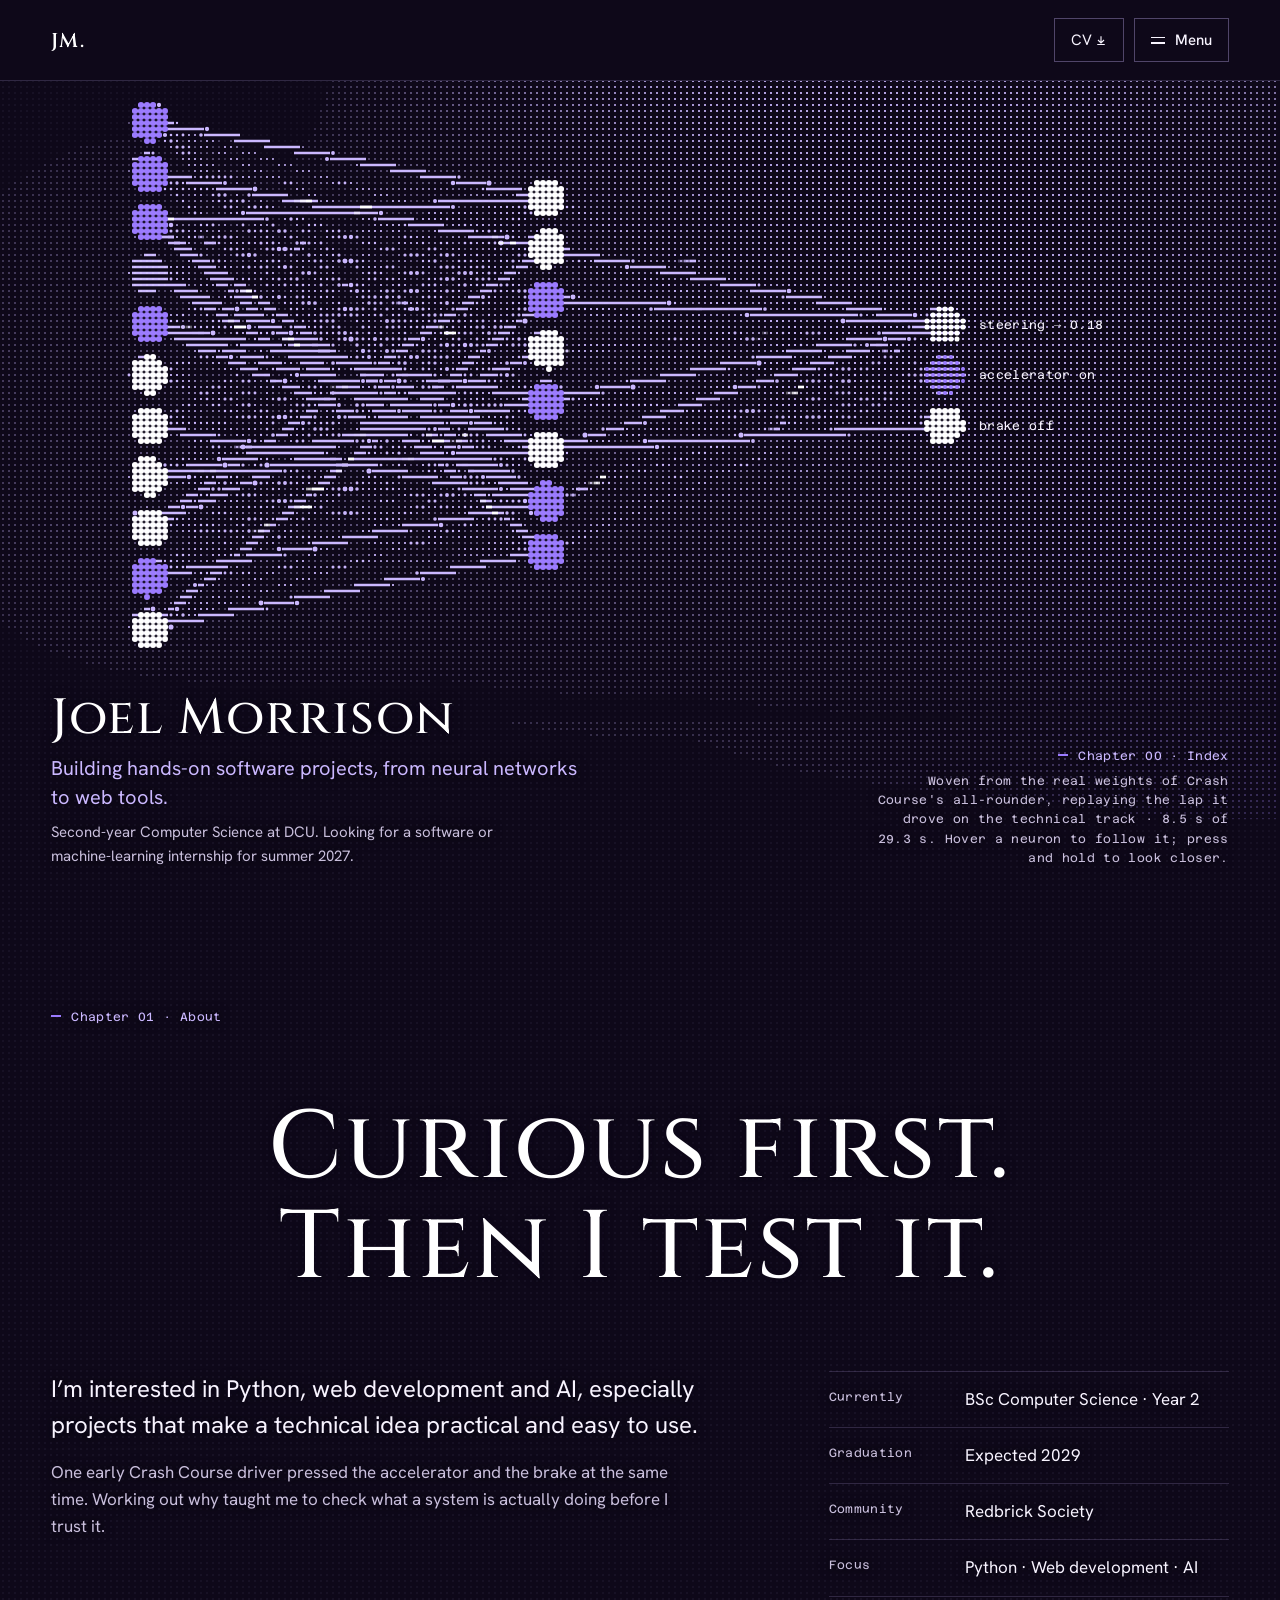
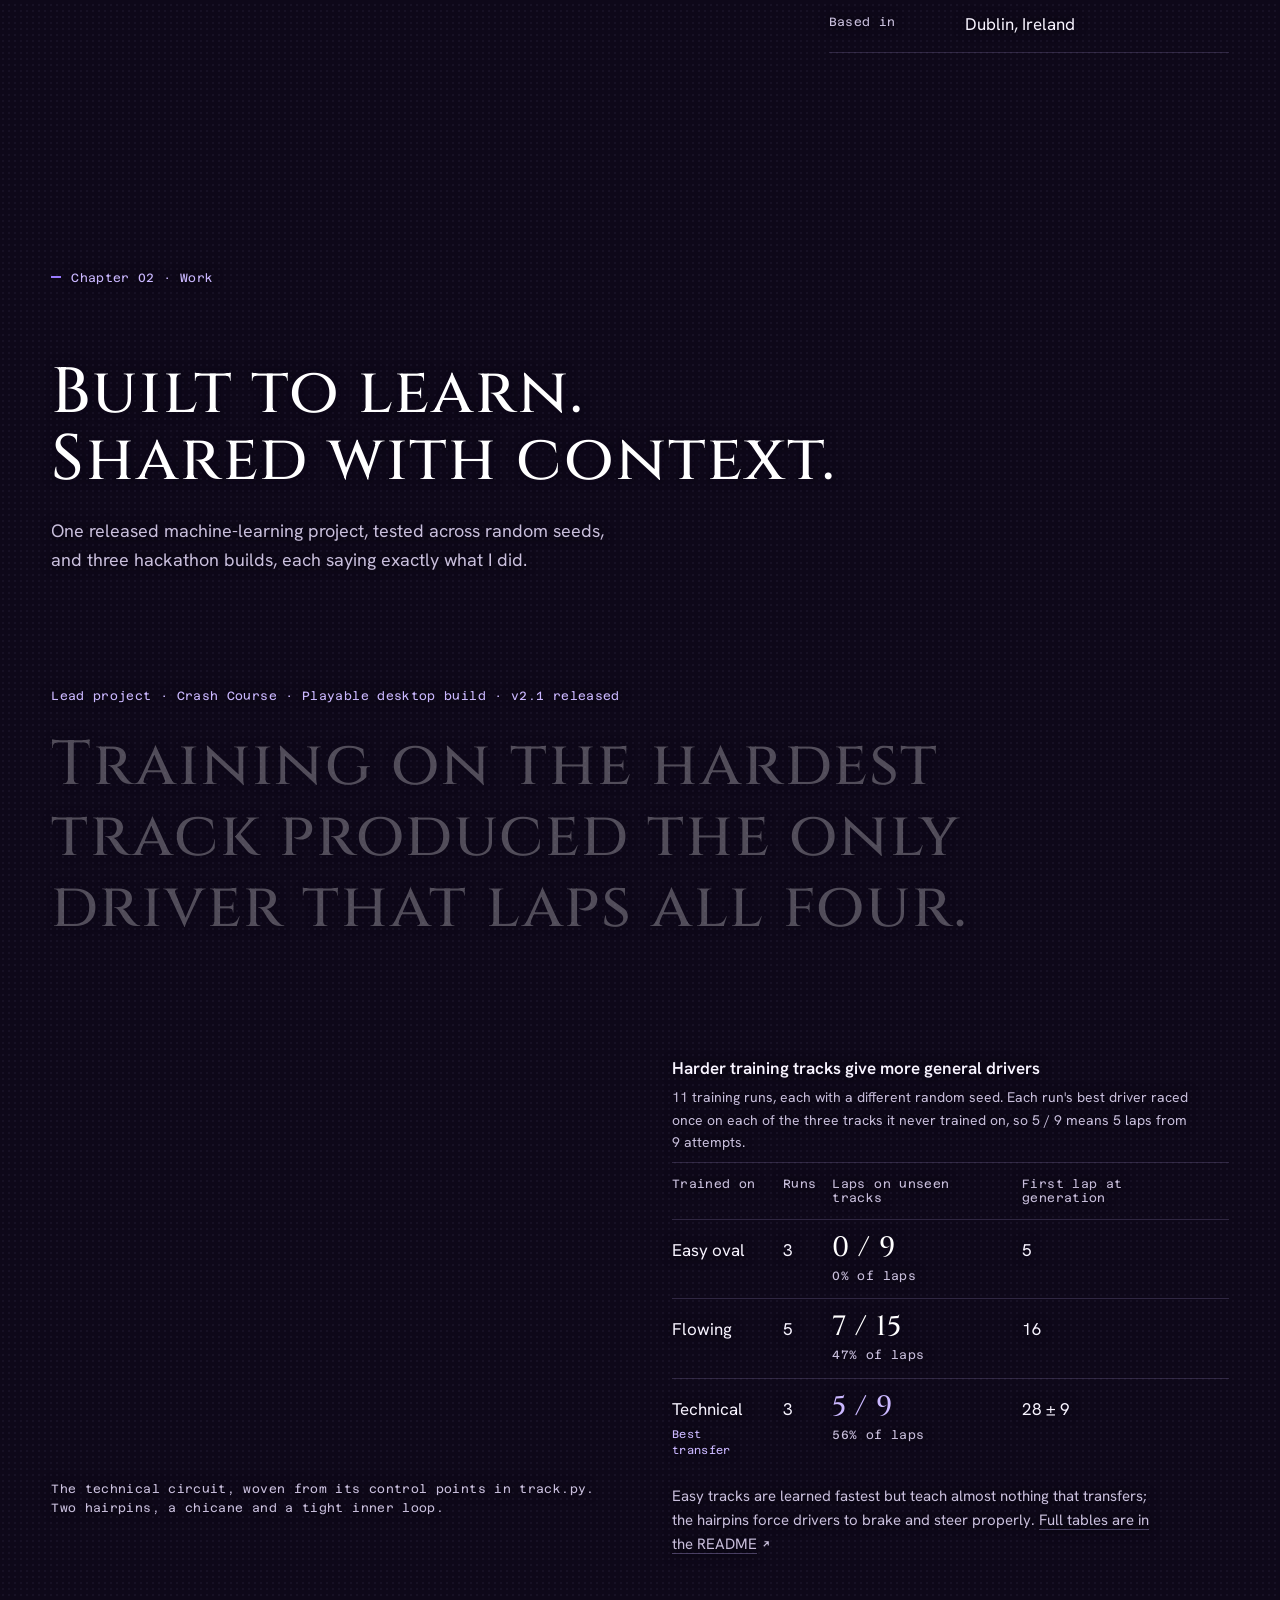
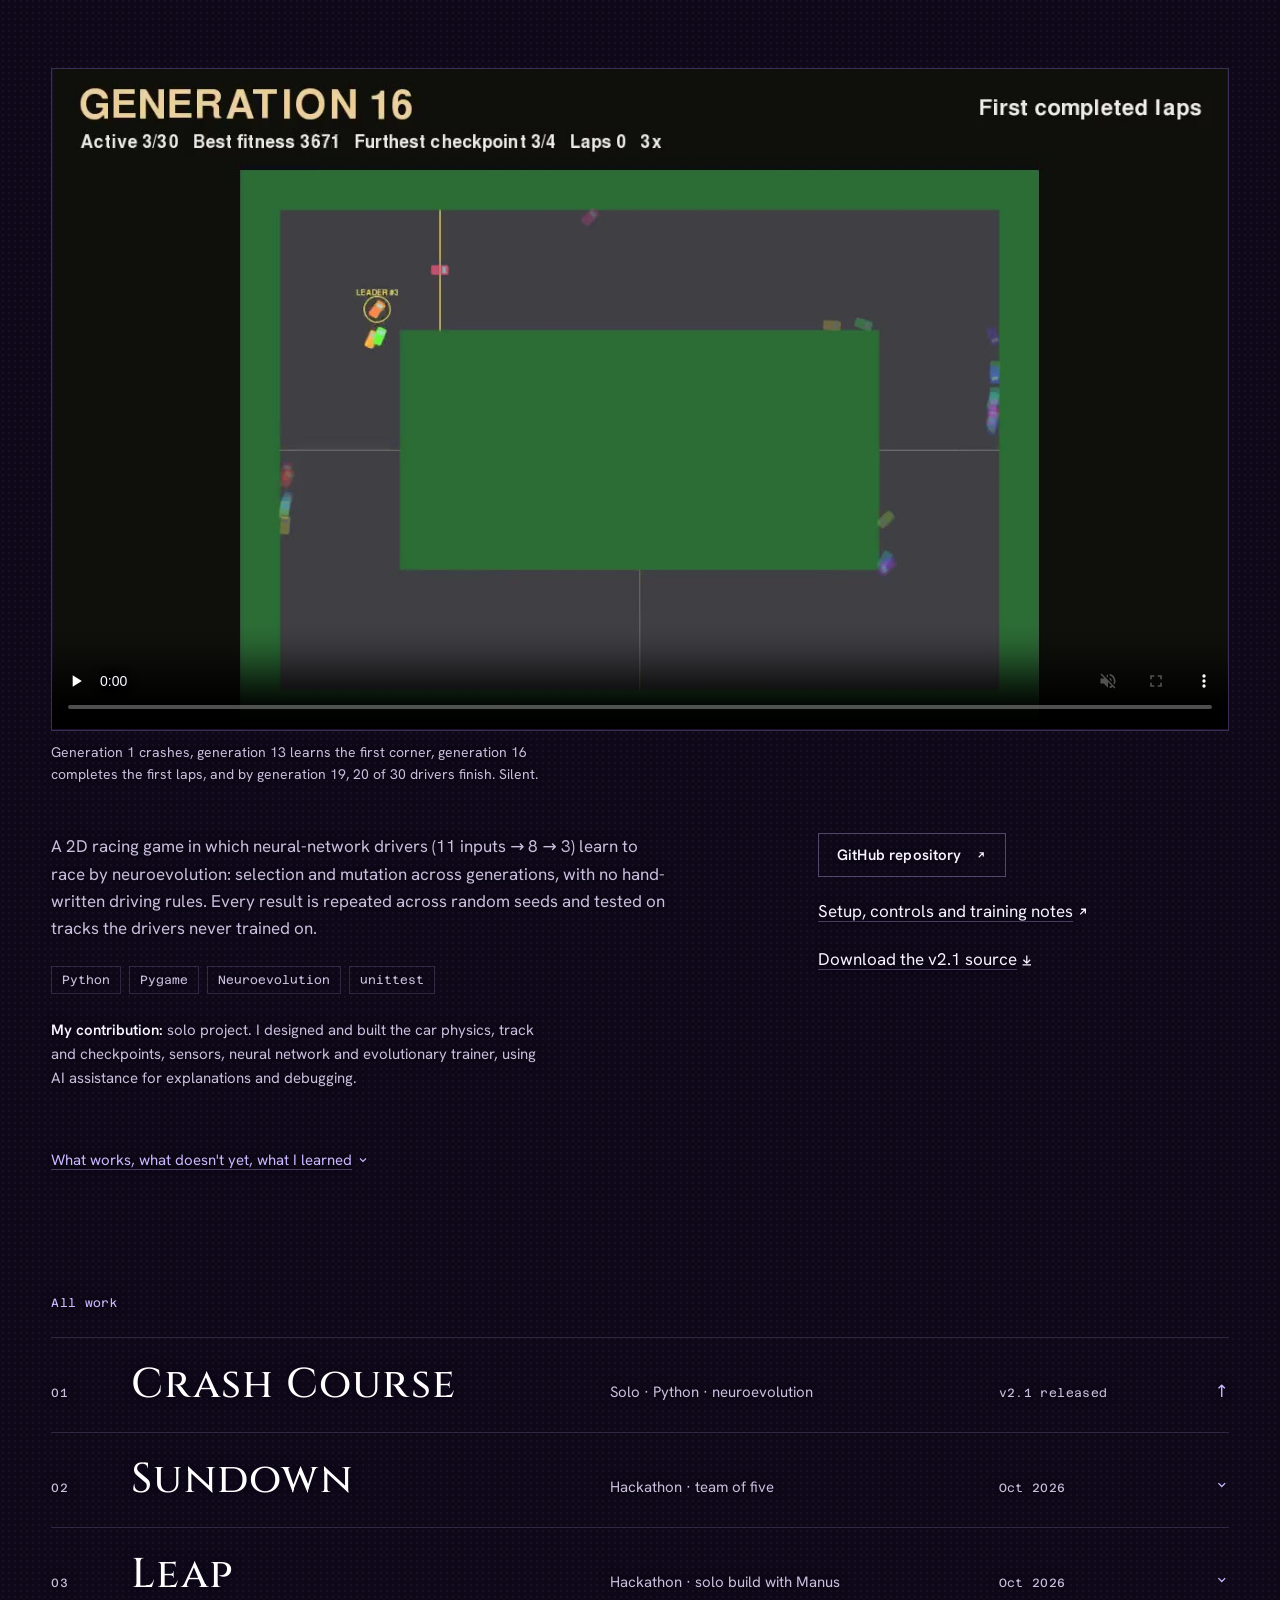
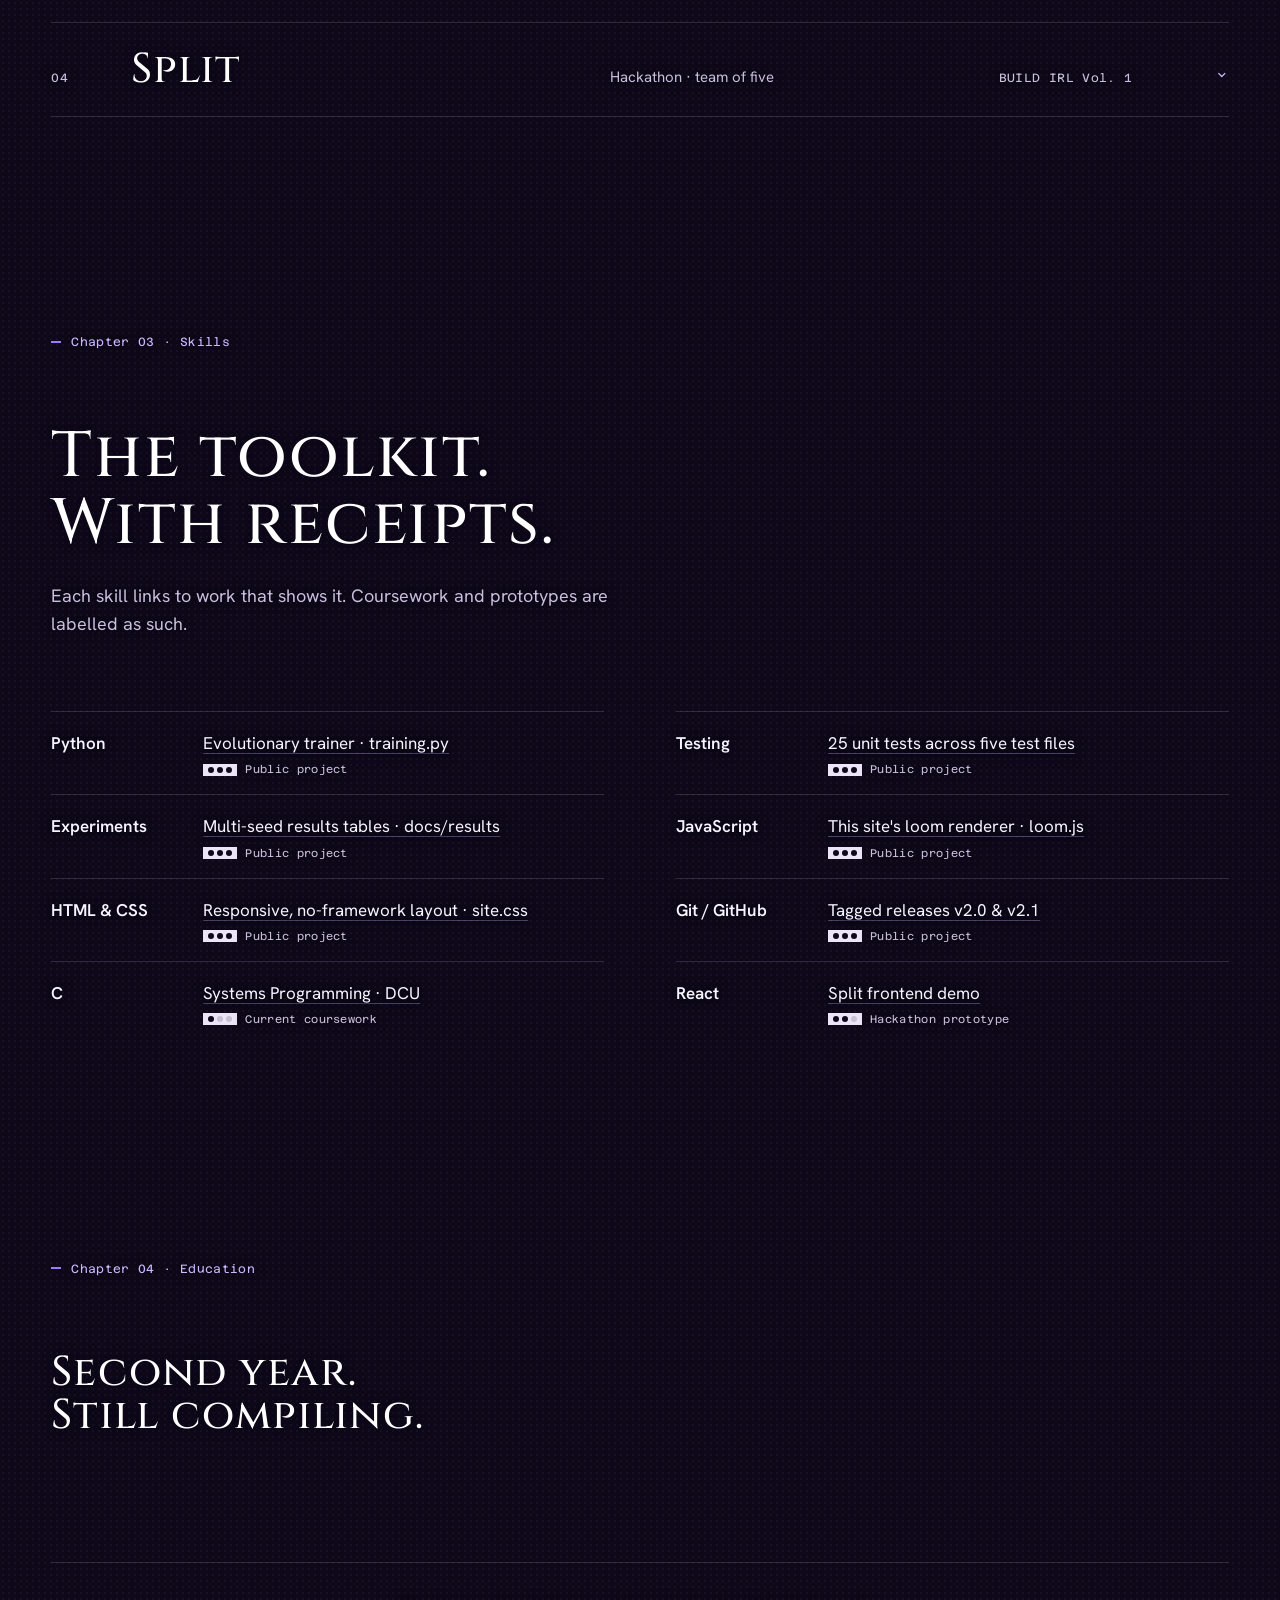
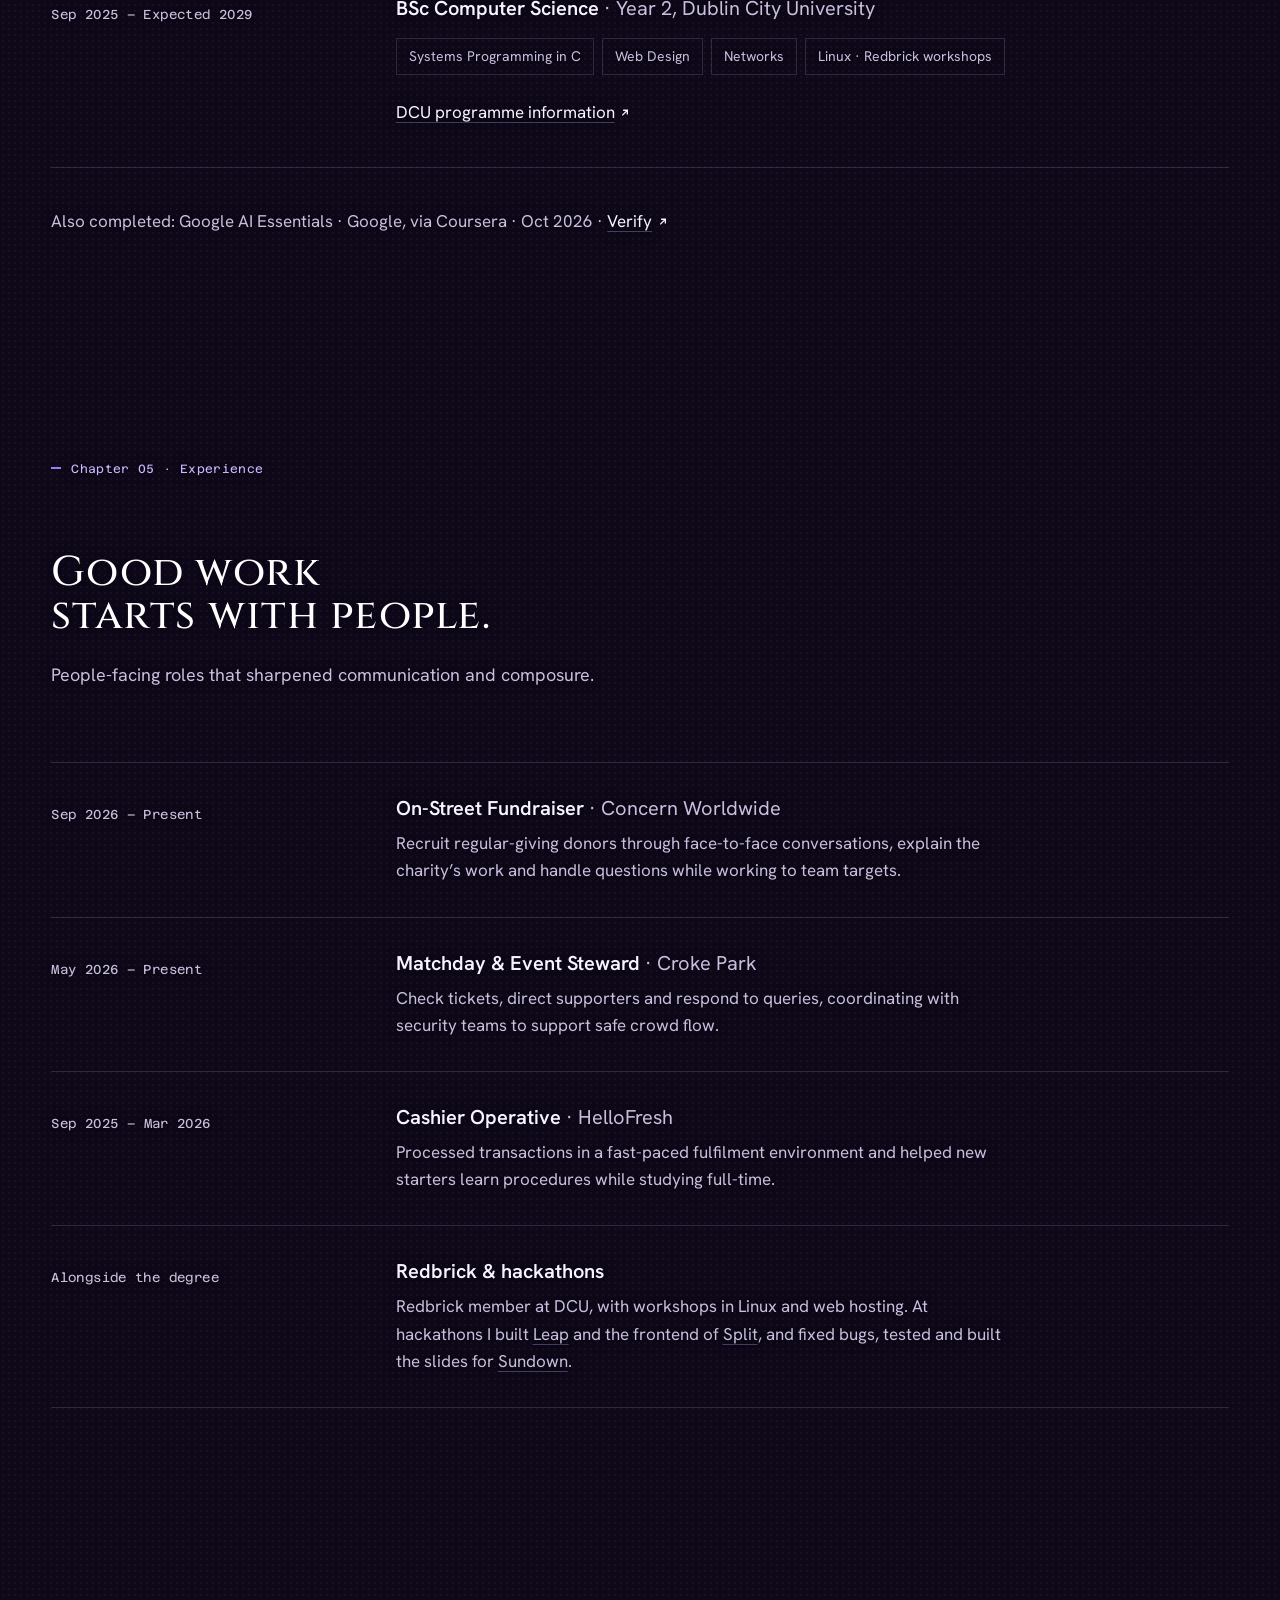
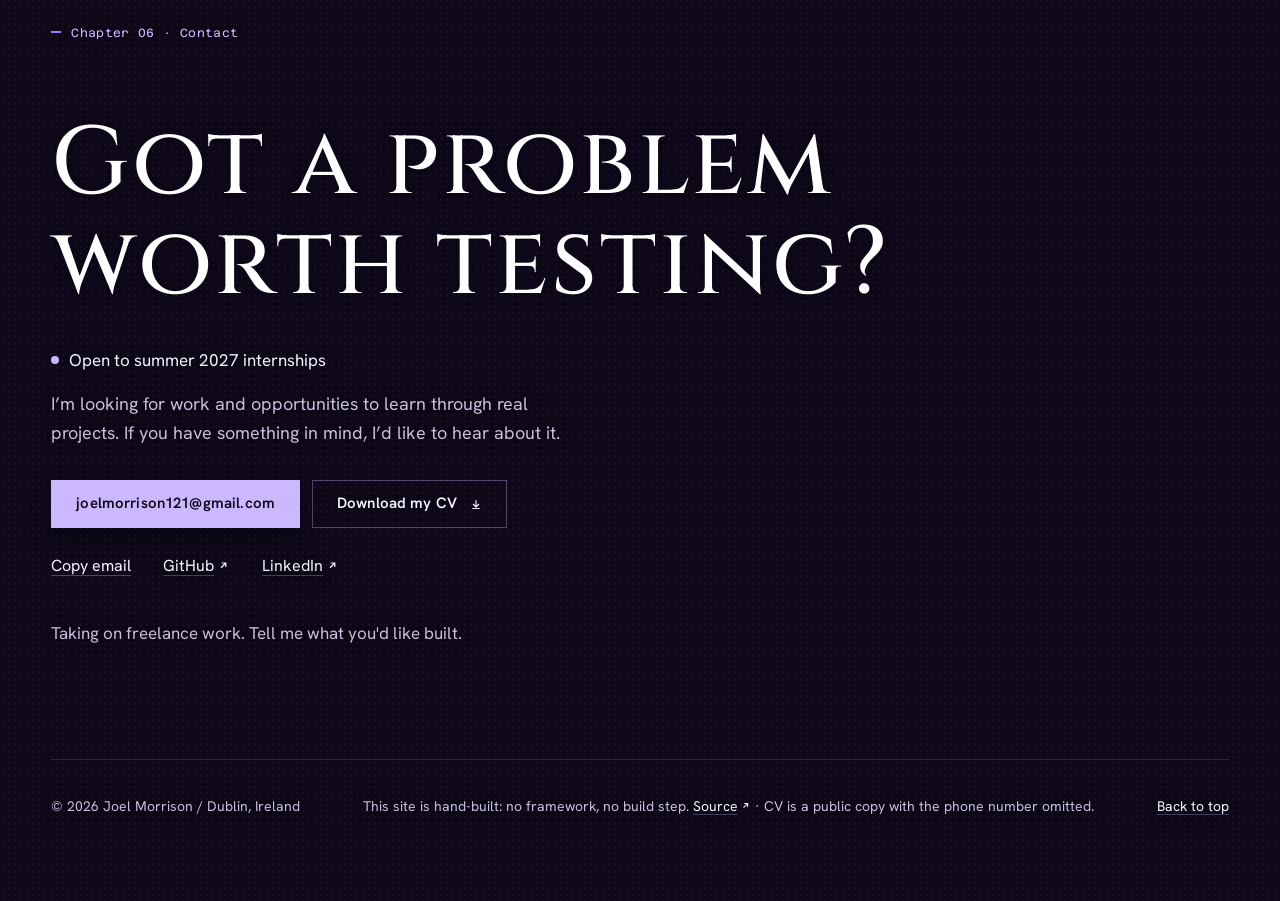
<file: index.html>
<!doctype html>
<html lang="en-IE">
<head>
<meta charset="utf-8">
<meta name="viewport" content="width=device-width, initial-scale=1">
<title>Joel Morrison · Computer Science, DCU</title>
<meta name="description" content="Joel Morrison, second-year Computer Science student at Dublin City University. Projects, skills with evidence, and contact. Looking for a software or machine-learning internship for summer 2027.">
<meta name="theme-color" content="#0e0819">
<meta property="og:title" content="Joel Morrison · Computer Science, DCU">
<meta property="og:description" content="Hands-on software projects, from neural networks to web tools. Looking for a summer 2027 internship.">
<meta property="og:type" content="website">
<meta property="og:url" content="https://joelmorrison.github.io/">
<meta property="og:image" content="https://joelmorrison.github.io/assets/og-image.png">
<meta property="og:image:width" content="1200">
<meta property="og:image:height" content="630">
<meta property="og:image:alt" content="Joel Morrison's portfolio: a woven picture of the Crash Course all-rounder's neural network above his name.">
<meta name="twitter:card" content="summary_large_image">
<link rel="canonical" href="https://joelmorrison.github.io/">
<link rel="preload" href="assets/fonts/cinzel-latin.woff2" as="font" type="font/woff2" crossorigin>
<link rel="preload" href="assets/fonts/hanken-grotesk-latin.woff2" as="font" type="font/woff2" crossorigin>
<style>
/* first paint, before site.css: dark ground, no unstyled page, no transitions until the page is ready */
html { background: #0e0819; color: #f8f4ff; }
body { opacity: 0; animation: jm-show 0s 2.5s forwards; }
@keyframes jm-show { to { opacity: 1; } }
html:not(.ready) *, html:not(.ready) *::before, html:not(.ready) *::after { transition: none !important; }
</style>
<script>document.documentElement.classList.add('js');</script>
<link rel="stylesheet" href="assets/css/site.css">
<link rel="icon" href="data:image/svg+xml,%3Csvg xmlns='http://www.w3.org/2000/svg' viewBox='0 0 32 32'%3E%3Crect width='32' height='32' fill='%230e0819'/%3E%3Ctext x='16' y='22' text-anchor='middle' font-family='serif' font-size='15' fill='%23cbb8ff'%3EJM%3C/text%3E%3C/svg%3E">
</head>
<body>
<div class="field" aria-hidden="true"><canvas id="field"></canvas></div>
<a class="skip" href="#main">Skip to content</a>

<svg width="0" height="0" style="position:absolute" aria-hidden="true">
  <symbol id="i-out" viewBox="0 0 16 16"><path d="M5 11 11 5M6 5h5v5" fill="none" stroke="currentColor" stroke-width="1.5"/></symbol>
  <symbol id="i-down" viewBox="0 0 16 16"><path d="M8 3v9M4 8l4 4 4-4M3 14h10" fill="none" stroke="currentColor" stroke-width="1.5"/></symbol>
  <symbol id="i-more" viewBox="0 0 16 16"><path d="M4 6l4 4 4-4" fill="none" stroke="currentColor" stroke-width="1.5"/></symbol>
</svg>

<!-- the header's solid banner: its own layer, underneath the menu, so the menu slides over it -->
<div class="site-bar" aria-hidden="true"></div>
<header class="site" id="top">
  <a class="mark" href="#top" aria-label="Joel Morrison, back to top">JM.</a>
  <a class="cv" href="Joel-Morrison-CV.pdf">CV<svg class="icon"><use href="#i-down"/></svg></a>
  <button class="menu-btn" type="button" aria-expanded="false" aria-controls="nav"><span class="menu-lines" aria-hidden="true"><i></i><i></i></span><span class="menu-word">Menu</span></button>
</header>

<!-- Staggered menu: two layers of card stock sweep in, then the panel; items rise one by one. -->
<div class="sm" data-open="false">
  <div class="sm-scrim" aria-hidden="true"></div>
  <div class="sm-layers" aria-hidden="true"><span></span><span></span></div>
  <!-- preview card: pointing at a chapter in the menu brings up its card left of the panel, following the pointer
       on a spring (main.js). Six faces, one per chapter; the three pictures are woven on small looms. -->
  <div class="sm-preview" aria-hidden="true">
    <div class="sm-card">
      <div class="sm-face" data-for="#about">
        <canvas data-pic="rings"></canvas>
        <p class="sm-tag">01 / About</p>
        <p class="sm-big">Joel<br>Morrison<i>.</i></p>
        <p class="sm-note">Year 2 · DCU · Class of 2029</p>
        <p class="sm-note-r">53.35° N / 6.26° W</p>
      </div>
      <div class="sm-face" data-for="#work">
        <canvas data-pic="track"></canvas>
        <p class="sm-tag">02 / Selected work</p>
        <p class="sm-tag-r">v2.1 released</p>
        <p class="sm-title">Crash Course.</p>
        <p class="sm-note-r">laps all four</p>
      </div>
      <div class="sm-face" data-for="#receipts">
        <p class="sm-tag">03 / Skills</p>
        <p class="sm-tag-r">With receipts</p>
        <ul class="sm-chips"><li class="hot">Python</li><li class="hot">JavaScript</li><li>HTML &amp; CSS</li><li>C</li><li>Git</li><li>React</li><li>Testing</li><li>Experiments</li></ul>
        <p class="sm-title">The toolkit.</p>
        <p class="sm-note-r">each one linked</p>
      </div>
      <div class="sm-face" data-for="#education">
        <p class="sm-tag">04 / Dublin City University</p>
        <p class="sm-big">BSc <i>Computer</i><br>Science</p>
        <p class="sm-when">2025 — 2029 · Year 2</p>
        <p class="sm-note">Systems Programming in C · Networks · Web Design</p>
      </div>
      <div class="sm-face" data-for="#experience">
        <p class="sm-tag">05 / Experience</p>
        <p class="sm-tag-r">People first</p>
        <ul class="sm-line">
          <li>Concern Worldwide<small>On-street fundraiser · 2026 –</small></li>
          <li>Croke Park<small>Matchday &amp; event steward · 2026 –</small></li>
          <li>HelloFresh<small>Cashier operative · 2025 – 26</small></li>
        </ul>
      </div>
      <div class="sm-face" data-for="#contact">
        <canvas data-pic="envelope"></canvas>
        <p class="sm-tag">06 / Contact</p>
        <p class="sm-tag-r">Open to work</p>
        <p class="sm-big">Say<br><i>hello.</i></p>
        <p class="sm-note">joelmorrison121@gmail.com</p>
      </div>
    </div>
  </div>
  <nav class="sm-panel" id="nav" aria-label="Sections">
    <ol class="sm-list">
      <li><a href="#about"><span class="sm-n">01</span><span class="sm-clip"><span class="sm-l">About</span></span></a></li>
      <li><a href="#work"><span class="sm-n">02</span><span class="sm-clip"><span class="sm-l">Work</span></span></a></li>
      <li><a href="#receipts"><span class="sm-n">03</span><span class="sm-clip"><span class="sm-l">Skills</span></span></a></li>
      <li><a href="#education"><span class="sm-n">04</span><span class="sm-clip"><span class="sm-l">Education</span></span></a></li>
      <li><a href="#experience"><span class="sm-n">05</span><span class="sm-clip"><span class="sm-l">Experience</span></span></a></li>
      <li><a href="#contact"><span class="sm-n">06</span><span class="sm-clip"><span class="sm-l">Contact</span></span></a></li>
    </ol>
    <div class="sm-foot">
      <p class="sm-status">Open to summer 2027 internships</p>
      <ul>
        <li><a href="mailto:joelmorrison121@gmail.com">Email</a></li>
        <li><a href="https://github.com/joelmorrison">GitHub</a></li>
        <li><a href="https://www.linkedin.com/in/joel-morrison-16a304389/">LinkedIn</a></li>
        <li><a href="Joel-Morrison-CV.pdf">CV</a></li>
      </ul>
    </div>
  </nav>
</div>

<main id="main">
  <section class="hero" aria-labelledby="name">
    <div class="stage">
      <canvas class="weave" id="weave" role="img" aria-label="A woven picture of the Crash Course all-rounder's neural network: 11 inputs, 8 hidden neurons and 3 outputs, steering, accelerator and brake. Brighter threads are stronger trained connections."></canvas>
      <div class="labels" id="labels" aria-hidden="true"></div>
      <div class="hero-foot">
        <div class="copy">
          <h1 id="name">Joel Morrison</h1>
          <p class="lede">Building hands-on software projects, from neural networks to web tools.</p>
          <p class="goal">Second-year Computer Science at DCU. Looking for a software or machine-learning internship for summer 2027.</p>
        </div>
        <div class="hero-note">
          <p class="chapter">Chapter 00 · Index</p>
          <p class="caption">Woven from the real weights of Crash Course's all-rounder, replaying the lap it drove on the technical track<span class="lap-clock"></span>.<span class="hold-hint" hidden> Hover a neuron to follow it; press and hold to look closer.</span></p>
        </div>
      </div>
    </div>
  </section>

  <section class="block chapter-block" id="about" aria-labelledby="about-h">
    <div class="wrap">
      <p class="chapter">Chapter 01 · About</p>
      <h2 id="about-h" class="statement" data-reveal><span class="line">Curious first.</span> <span class="line">Then I test it.</span></h2>
      <div class="about">
        <div class="prose" data-reveal>
          <p>I’m interested in Python, web development and AI, especially projects that make a technical idea practical and easy to use.</p>
          <p>One early Crash Course driver pressed the accelerator and the brake at the same time. Working out why taught me to check what a system is actually doing before I trust it.</p>
        </div>
        <dl class="facts" data-stagger>
          <div><dt>Currently</dt><dd>BSc Computer Science · Year 2</dd></div>
          <div><dt>Graduation</dt><dd>Expected 2029</dd></div>
          <div><dt>Community</dt><dd>Redbrick Society</dd></div>
          <div><dt>Focus</dt><dd>Python · Web development · AI</dd></div>
          <div><dt>Based in</dt><dd>Dublin, Ireland</dd></div>
        </dl>
      </div>
    </div>
  </section>

  <section class="block chapter-block" id="work" aria-labelledby="work-h">
    <div class="wrap">
      <p class="chapter">Chapter 02 · Work</p>
      <h2 id="work-h" data-reveal><span class="line">Built to learn.</span> <span class="line">Shared with context.</span></h2>
      <p class="intro" data-reveal>One released machine-learning project, tested across random seeds, and three hackathon builds, each saying exactly what I did.</p>

      <article class="lead" id="crash-course" aria-labelledby="cc-h">
        <p class="meta">Lead project · <span id="cc-h">Crash Course</span> · Playable desktop build · v2.1 released</p>
        <p class="lit" data-lit>Training on the hardest track produced the only driver that laps all four.</p>

        <div class="lead-grid">
          <figure class="cloth" data-reveal>
            <canvas id="track" role="img" aria-label="A woven picture of Crash Course's technical circuit: two hairpins, a chicane and a tight inner loop."></canvas>
            <figcaption>The technical circuit, woven from its control points in track.py. Two hairpins, a chicane and a tight inner loop.</figcaption>
          </figure>
          <div>
            <table class="results">
              <caption>Harder training tracks give more general drivers<small>11 training runs, each with a different random seed. Each run's best driver raced once on each of the three tracks it never trained on, so 5&nbsp;/&nbsp;9 means 5 laps from 9 attempts.</small></caption>
              <thead><tr><th scope="col">Trained on</th><th scope="col">Runs</th><th scope="col">Laps on unseen tracks</th><th scope="col">First lap at generation</th></tr></thead>
              <tbody data-stagger>
                <tr><th scope="row">Easy oval</th><td>3</td><td class="big">0 / 9<span class="share">0%<span class="of"> of laps</span></span></td><td>5</td></tr>
                <tr><th scope="row">Flowing</th><td>5</td><td class="big">7 / 15<span class="share">47%<span class="of"> of laps</span></span></td><td>16</td></tr>
                <tr class="best"><th scope="row">Technical<span class="best-tag">Best transfer</span></th><td>3</td><td class="big">5 / 9<span class="share">56%<span class="of"> of laps</span></span></td><td>28 ± 9</td></tr>
              </tbody>
            </table>
            <p class="note">Easy tracks are learned fastest but teach almost nothing that transfers; the hairpins force drivers to brake and steer properly. <a href="https://github.com/joelmorrison/crash-course#results-at-a-glance">Full tables are in the README<svg class="icon"><use href="#i-out"/></svg></a></p>
          </div>
        </div>

        <figure class="demo" data-reveal>
          <video controls muted playsinline preload="none" poster="assets/media/crash-course-demo-poster.jpg" width="1280" height="720">
            <source src="assets/media/crash-course-demo.mp4" type="video/mp4">
            <a href="assets/media/crash-course-demo.mp4">Download the Crash Course training demo (MP4)</a>
          </video>
          <figcaption>Generation 1 crashes, generation 13 learns the first corner, generation 16 completes the first laps, and by generation 19, 20 of 30 drivers finish. Silent.</figcaption>
        </figure>

        <div class="lead-copy">
          <div>
            <p class="desc">A 2D racing game in which neural-network drivers (<span class="nw">11 inputs → 8 → 3</span>) learn to race by neuroevolution: selection and mutation across generations, with no hand-written driving rules. Every result is repeated across random seeds and tested on tracks the drivers never trained on.</p>
            <ul class="tags" aria-label="Built with"><li>Python</li><li>Pygame</li><li>Neuroevolution</li><li>unittest</li></ul>
            <p class="mine"><b>My contribution:</b> solo project. I designed and built the car physics, track and checkpoints, sensors, neural network and evolutionary trainer, using AI assistance for explanations and debugging.</p>
          </div>
          <div class="links lead-links">
            <a class="btn ghost" href="https://github.com/joelmorrison/crash-course">GitHub repository<svg class="icon"><use href="#i-out"/></svg></a>
            <a href="https://github.com/joelmorrison/crash-course#readme">Setup, controls and training notes<svg class="icon"><use href="#i-out"/></svg></a>
            <a href="https://github.com/joelmorrison/crash-course/archive/refs/tags/v2.1.zip">Download the v2.1 source<svg class="icon"><use href="#i-down"/></svg></a>
          </div>
        </div>

        <details class="fold" data-fold>
          <summary>What works, what doesn't yet, what I learned<svg class="icon" aria-hidden="true"><use href="#i-more"/></svg></summary>
          <div class="wdl">
            <div><h4>Works</h4><p>Four tracks, including curved ones built from a centre-line path, plus checkpoints at any angle, a lap-time reward, save/resume, live progress graphs, a start menu and a race-the-champion mode. All 3 technical-track seeds learned a lap (first at generation 28 ± 9), and one of them laps all four tracks. Drivers trained on the flowing track never managed the hairpins (0/5). 25 unit tests pass.</p></div>
            <div><h4>Didn't work yet</h4><p>A look-ahead input meant to help on hairpins was inconclusive over 3 seeds, so it stays optional until I've run more.</p></div>
            <div><h4>Learned</h4><p>Fixed-timestep simulation, ray-cast sensors and fitness design. I also learned to inspect a network's inputs and outputs before assuming the physics is broken. One early AI pressed the accelerator and the brake at the same time.</p></div>
          </div>
        </details>
      </article>

      <div class="index">
        <h3 class="index-title">All work</h3>
        <ol class="rows" data-stagger>
          <li class="row" data-preview="track">
            <a class="row-head" href="#crash-course">
              <span class="row-n">01</span><span class="row-name">Crash Course</span><span class="row-kind">Solo · Python · neuroevolution</span><span class="row-when">v2.1 released</span><span class="row-go" aria-hidden="true">↑</span>
            </a>
          </li>
          <li class="row">
            <details>
              <summary class="row-head">
                <span class="row-n">02</span><span class="row-name">Sundown</span><span class="row-kind">Hackathon · team of five</span><span class="row-when">Oct 2026</span><svg class="row-go icon" aria-hidden="true"><use href="#i-more"/></svg>
              </summary>
              <div class="row-body">
                <p>A Claude Code plugin that gives the working day an ending, built at Claude Code Impact Lab at DCU Innovate (29 Oct 2026). After a set cutoff it holds back new prompts, and a shutdown command leaves a handoff for the next morning. I fixed bugs, tested it and built the presentation slides; a teammate wrote the plugin's core.</p>
                <div class="more-body">
                  <h4>Works</h4>
                  <p>Sundown is a Claude Code plugin that gives the working day an ending:</p>
                  <ul>
                    <li>After your set cutoff, new prompts are held back. You can still send one with <code>override:</code>, and every override shows in your report.</li>
                    <li><code>/sundown:shutdown</code> pauses any running agent at its next step, and the agent writes a short handoff to <code>TOMORROW.md</code>.</li>
                    <li>The next morning, your first session opens with that handoff.</li>
                    <li><code>/sundown:report</code> shows your last 7 days (evenings worked, latest finish, prompts held back, overrides), built locally from session timestamps. Prompt text is never stored.</li>
                    <li>It has no dependencies, and its hooks fail open, so a bug can’t lock you out. It includes 95 tests and an optional phone push.</li>
                  </ul>
                  <h4>Didn't work yet</h4>
                  <ul>
                    <li>It only covers Claude Code, not other editors or terminals.</li>
                    <li>It’s a commitment device, not a lock, so you can override or wake it.</li>
                    <li>An agent stops at its next tool call, so a long command already running (like a ten-minute build) finishes first.</li>
                    <li>The report counts prompts, not hours.</li>
                    <li>It needs Node.js 18 or newer, which the native Claude Code installer doesn’t include.</li>
                  </ul>
                  <h4>Learned</h4>
                  <ul>
                    <li>I had never used Claude Code before the event. I learned to install it, fix a PATH issue, and log in with a Console account for the API credits.</li>
                    <li>Claude Code hooks (<code>UserPromptSubmit</code>, <code>PreToolUse</code>, <code>SessionStart</code>) let you change how the tool behaves without touching its code.</li>
                    <li>Good tools for burnout work by making stopping the default and continuing a visible choice.</li>
                    <li>Honest limits in the README matter, especially when the project is judged by an agent reading the repo.</li>
                  </ul>
                </div>
                <div class="links">
                  <a href="https://github.com/eugeniobusta/sundown">Open the team repository<svg class="icon"><use href="#i-out"/></svg></a>
                </div>
              </div>
            </details>
          </li>
          <li class="row">
            <details>
              <summary class="row-head">
                <span class="row-n">03</span><span class="row-name">Leap</span><span class="row-kind">Hackathon · solo build with Manus</span><span class="row-when">Oct 2026</span><svg class="row-go icon" aria-hidden="true"><use href="#i-more"/></svg>
              </summary>
              <div class="row-body">
                <p>A Dublin commute planner that compares bus, Luas and walking and shows how long a wait has to be before switching is quicker. I built it on my own with Manus, an AI app builder, at the Manus AI Dublin Build Challenge (8 Oct 2026). Each of our team of four built an app, and the team entered a teammate's. Journey times are estimates, not live data.</p>
                <div class="links"><a href="https://commutecut-jcdm7heo.manus.space/">Open the live demo<svg class="icon"><use href="#i-out"/></svg></a></div>
              </div>
            </details>
          </li>
          <li class="row">
            <details>
              <summary class="row-head">
                <span class="row-n">04</span><span class="row-name">Split</span><span class="row-kind">Hackathon · team of five</span><span class="row-when">BUILD IRL Vol. 1</span><svg class="row-go icon" aria-hidden="true"><use href="#i-more"/></svg>
              </summary>
              <div class="row-body">
                <p>A bill-splitting prototype that gives each person their own payment link, built at BUILD IRL Vol. 1. I built the React frontend. We didn't connect the frontend and backend before the deadline, and payments are mocked. It taught me to agree API contracts early.</p>
                <div class="links"><a href="https://splitpay-pzjgc2pw.manus.space/">Open my frontend demo<svg class="icon"><use href="#i-out"/></svg></a></div>
              </div>
            </details>
          </li>
        </ol>
        <div class="preview" aria-hidden="true"><canvas id="preview-track"></canvas></div>
      </div>
    </div>
  </section>

  <section class="block chapter-block" id="receipts" aria-labelledby="receipts-h">
    <div class="wrap">
      <p class="chapter">Chapter 03 · Skills</p>
      <h2 id="receipts-h" data-reveal><span class="line">The toolkit.</span> <span class="line">With receipts.</span></h2>
      <p class="intro" data-reveal>Each skill links to work that shows it. Coursework and prototypes are labelled as such.</p>
      <ul class="receipts" data-stagger>
        <li><b>Python</b><span><a href="https://github.com/joelmorrison/crash-course/blob/main/training.py"><span class="vh">Python: </span>Evolutionary trainer · training.py</a><small><span class="card" aria-hidden="true"><i class="p"></i><i class="p"></i><i class="p"></i></span>Public project</small></span></li>
        <li><b>Testing</b><span><a href="https://github.com/joelmorrison/crash-course#tests"><span class="vh">Testing: </span>25 unit tests across five test files</a><small><span class="card" aria-hidden="true"><i class="p"></i><i class="p"></i><i class="p"></i></span>Public project</small></span></li>
        <li><b>Experiments</b><span><a href="https://github.com/joelmorrison/crash-course/tree/main/docs/results"><span class="vh">Experiments: </span>Multi-seed results tables · docs/results</a><small><span class="card" aria-hidden="true"><i class="p"></i><i class="p"></i><i class="p"></i></span>Public project</small></span></li>
        <li><b>JavaScript</b><span><a href="https://github.com/joelmorrison/joelmorrison.github.io/blob/main/assets/js/loom.js"><span class="vh">JavaScript: </span>This site's loom renderer · loom.js</a><small><span class="card" aria-hidden="true"><i class="p"></i><i class="p"></i><i class="p"></i></span>Public project</small></span></li>
        <li><b>HTML &amp; CSS</b><span><a href="https://github.com/joelmorrison/joelmorrison.github.io/blob/main/assets/css/site.css"><span class="vh">HTML &amp; CSS: </span>Responsive, no-framework layout · site.css</a><small><span class="card" aria-hidden="true"><i class="p"></i><i class="p"></i><i class="p"></i></span>Public project</small></span></li>
        <li><b>Git / GitHub</b><span><a href="https://github.com/joelmorrison/crash-course/tags"><span class="vh">Git / GitHub: </span>Tagged releases v2.0 &amp; v2.1</a><small><span class="card" aria-hidden="true"><i class="p"></i><i class="p"></i><i class="p"></i></span>Public project</small></span></li>
        <li><b>C</b><span><a href="https://www.dcu.ie/courses/undergraduate/school-computing/computer-science"><span class="vh">C: </span>Systems Programming · DCU</a><small><span class="card" aria-hidden="true"><i class="p"></i><i></i><i></i></span>Current coursework</small></span></li>
        <li><b>React</b><span><a href="https://splitpay-pzjgc2pw.manus.space/"><span class="vh">React: </span>Split frontend demo</a><small><span class="card" aria-hidden="true"><i class="p"></i><i class="p"></i><i></i></span>Hackathon prototype</small></span></li>
      </ul>
    </div>
  </section>

  <section class="block chapter-block" id="education" aria-labelledby="education-h">
    <div class="wrap">
      <p class="chapter">Chapter 04 · Education</p>
      <h2 id="education-h" data-reveal><span class="line">Second year.</span> <span class="line">Still compiling.</span></h2>
      <p class="intro" data-reveal>Dublin City University · expected graduation 2029.</p>
      <div class="entries" data-stagger>
        <div class="entry">
          <p class="when"><time datetime="2025-09">Sep 2025</time> – Expected 2029</p>
          <div>
            <h3>BSc Computer Science <span>· Year 2, Dublin City University</span></h3>
            <ul class="study" aria-label="Relevant study and workshops"><li>Systems Programming in C</li><li>Web Design</li><li>Networks</li><li>Linux · Redbrick workshops</li></ul>
            <div class="links"><a href="https://www.dcu.ie/courses/undergraduate/school-computing/computer-science">DCU programme information<svg class="icon"><use href="#i-out"/></svg></a></div>
          </div>
        </div>
      </div>
      <p class="also">Also completed: Google AI Essentials · Google, via Coursera · Oct 2026 · <a href="https://coursera.org/verify/specialization/O750FQTM40TD">Verify<svg class="icon"><use href="#i-out"/></svg></a></p>
    </div>
  </section>

  <section class="block chapter-block" id="experience" aria-labelledby="experience-h">
    <div class="wrap">
      <p class="chapter">Chapter 05 · Experience</p>
      <h2 id="experience-h" data-reveal><span class="line">Good work</span> <span class="line">starts with people.</span></h2>
      <p class="intro" data-reveal>People-facing roles that sharpened communication and composure.</p>
      <div class="entries" data-stagger>
        <div class="entry">
          <p class="when"><time datetime="2026-09">Sep 2026</time> – Present</p>
          <div><h3>On-Street Fundraiser <span>· Concern Worldwide</span></h3><p>Recruit regular-giving donors through face-to-face conversations, explain the charity’s work and handle questions while working to team targets.</p></div>
        </div>
        <div class="entry">
          <p class="when"><time datetime="2026-05">May 2026</time> – Present</p>
          <div><h3>Matchday &amp; Event Steward <span>· Croke Park</span></h3><p>Check tickets, direct supporters and respond to queries, coordinating with security teams to support safe crowd flow.</p></div>
        </div>
        <div class="entry">
          <p class="when"><time datetime="2025-09">Sep 2025</time> – <time datetime="2026-03">Mar 2026</time></p>
          <div><h3>Cashier Operative <span>· HelloFresh</span></h3><p>Processed transactions in a fast-paced fulfilment environment and helped new starters learn procedures while studying full-time.</p></div>
        </div>
        <div class="entry">
          <p class="when">Alongside the degree</p>
          <div><h3>Redbrick &amp; hackathons</h3><p>Redbrick member at DCU, with workshops in Linux and web hosting. At hackathons I built <a href="https://commutecut-jcdm7heo.manus.space/">Leap</a> and the frontend of <a href="https://splitpay-pzjgc2pw.manus.space/">Split</a>, and fixed bugs, tested and built the slides for <a href="https://github.com/eugeniobusta/sundown">Sundown</a>.</p></div>
        </div>
      </div>
    </div>
  </section>

  <section class="contact chapter-block" id="contact" aria-labelledby="contact-h">
    <div class="wrap">
      <p class="chapter">Chapter 06 · Contact</p>
      <h2 id="contact-h" data-reveal><span class="line">Got a problem</span> <span class="line">worth testing?</span></h2>
      <p class="status">Open to summer 2027 internships</p>
      <p class="lead">I’m looking for work and opportunities to learn through real projects. If you have something in mind, I’d like to hear about it.</p>
      <div class="channels">
        <a class="btn" href="mailto:joelmorrison121@gmail.com">joelmorrison121@gmail.com</a>
        <a class="btn ghost" href="Joel-Morrison-CV.pdf">Download my CV<svg class="icon"><use href="#i-down"/></svg></a>
      </div>
      <ul class="elsewhere" aria-label="Other ways to reach me">
        <li><button class="copy-email" type="button" data-email="joelmorrison121@gmail.com">Copy email</button></li>
        <li><a href="https://github.com/joelmorrison">GitHub<svg class="icon"><use href="#i-out"/></svg></a></li>
        <li><a href="https://www.linkedin.com/in/joel-morrison-16a304389/">LinkedIn<svg class="icon"><use href="#i-out"/></svg></a></li>
      </ul>
      <p class="freelance">Taking on freelance work. Tell me what you'd like built.</p>
      <footer class="footer">
        <p>© 2026 Joel Morrison / Dublin, Ireland</p>
        <p>This site is hand-built: no framework, no build step. <a href="https://github.com/joelmorrison/joelmorrison.github.io">Source<svg class="icon"><use href="#i-out"/></svg></a> · CV is a public copy with the phone number omitted.</p>
        <p><a href="#top">Back to top</a></p>
      </footer>
    </div>
  </section>
  <p class="vh" role="status" aria-live="polite" id="live"></p>
</main>


<script src="assets/data/all-rounder.js"></script>
<script src="assets/data/constellations.js"></script>
<script src="assets/data/winter-sky.js"></script>
<script src="assets/js/loom.js"></script>
<script src="assets/js/live-net.js"></script>
<script src="assets/js/field.js"></script>
<script src="assets/js/hero-shade.js"></script>
<script src="assets/js/lantern.js"></script>
<script src="assets/js/main.js"></script>
</body>
</html>
</file>
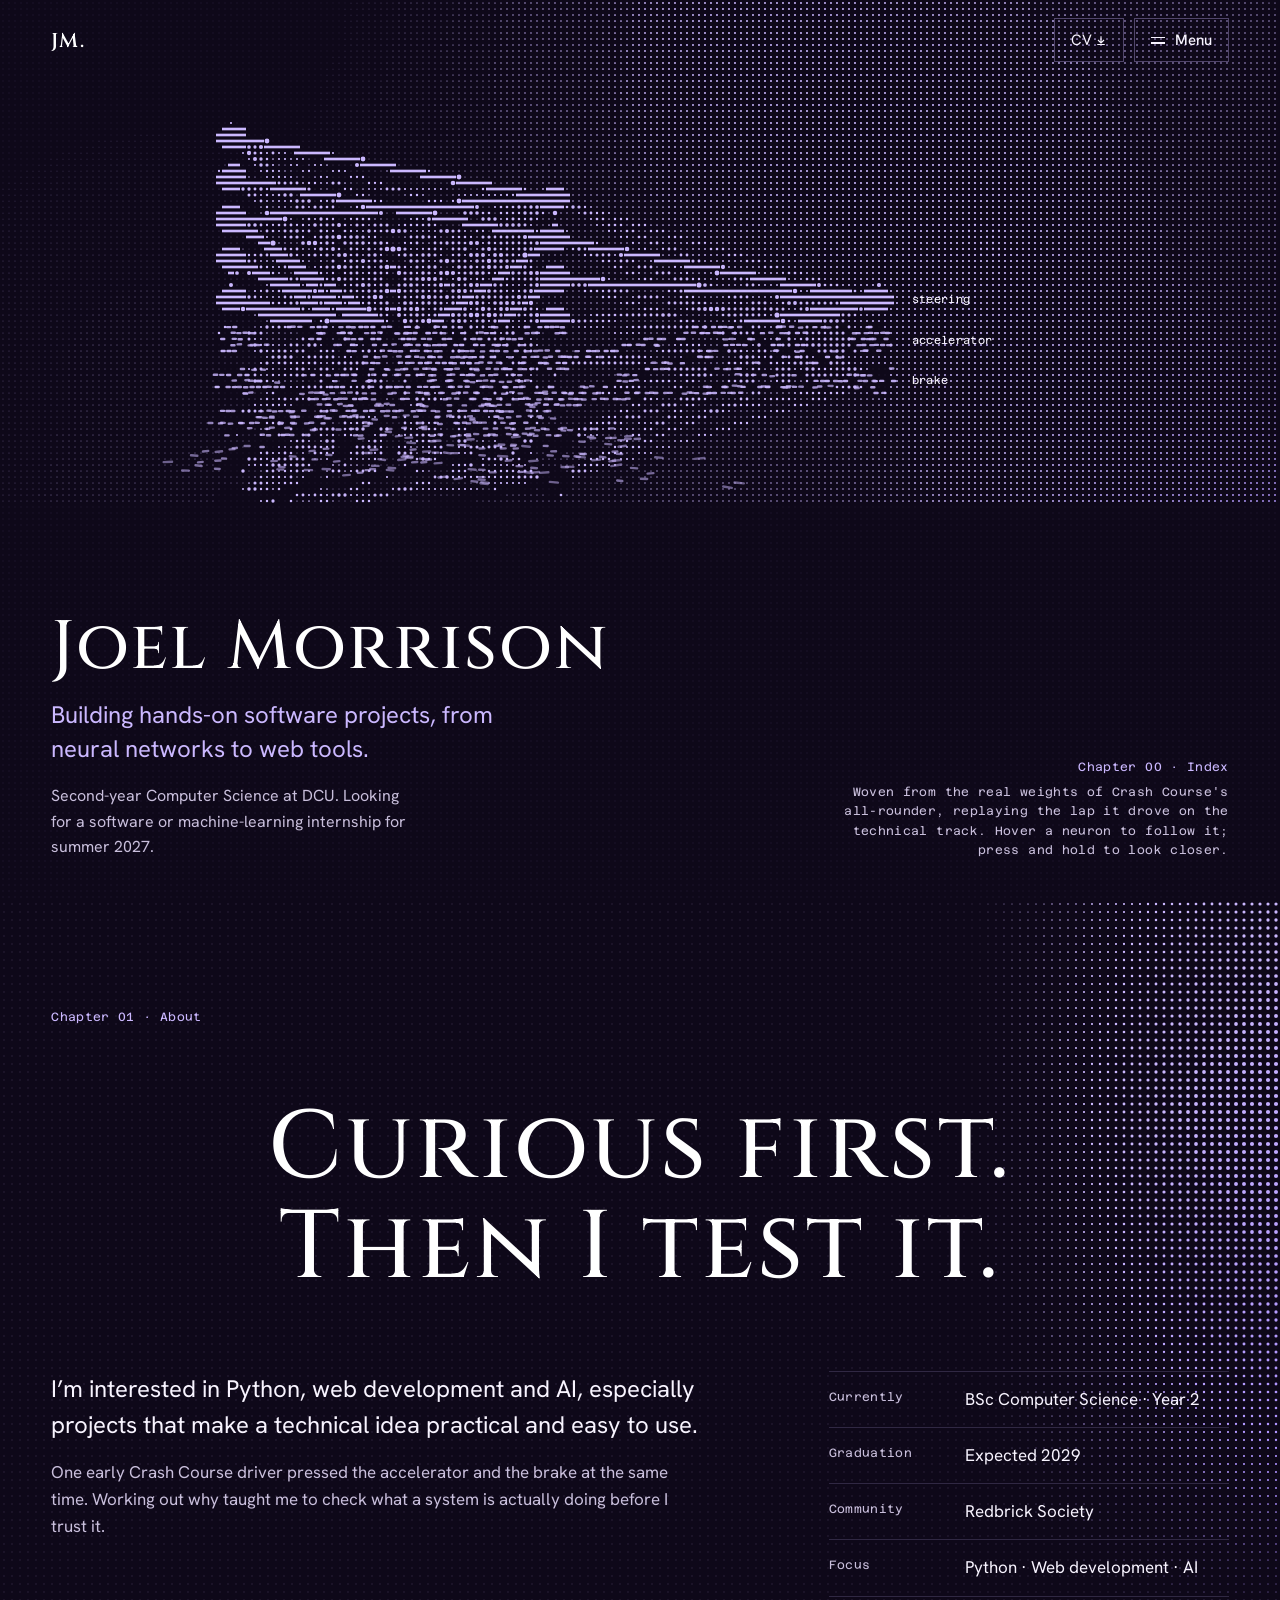
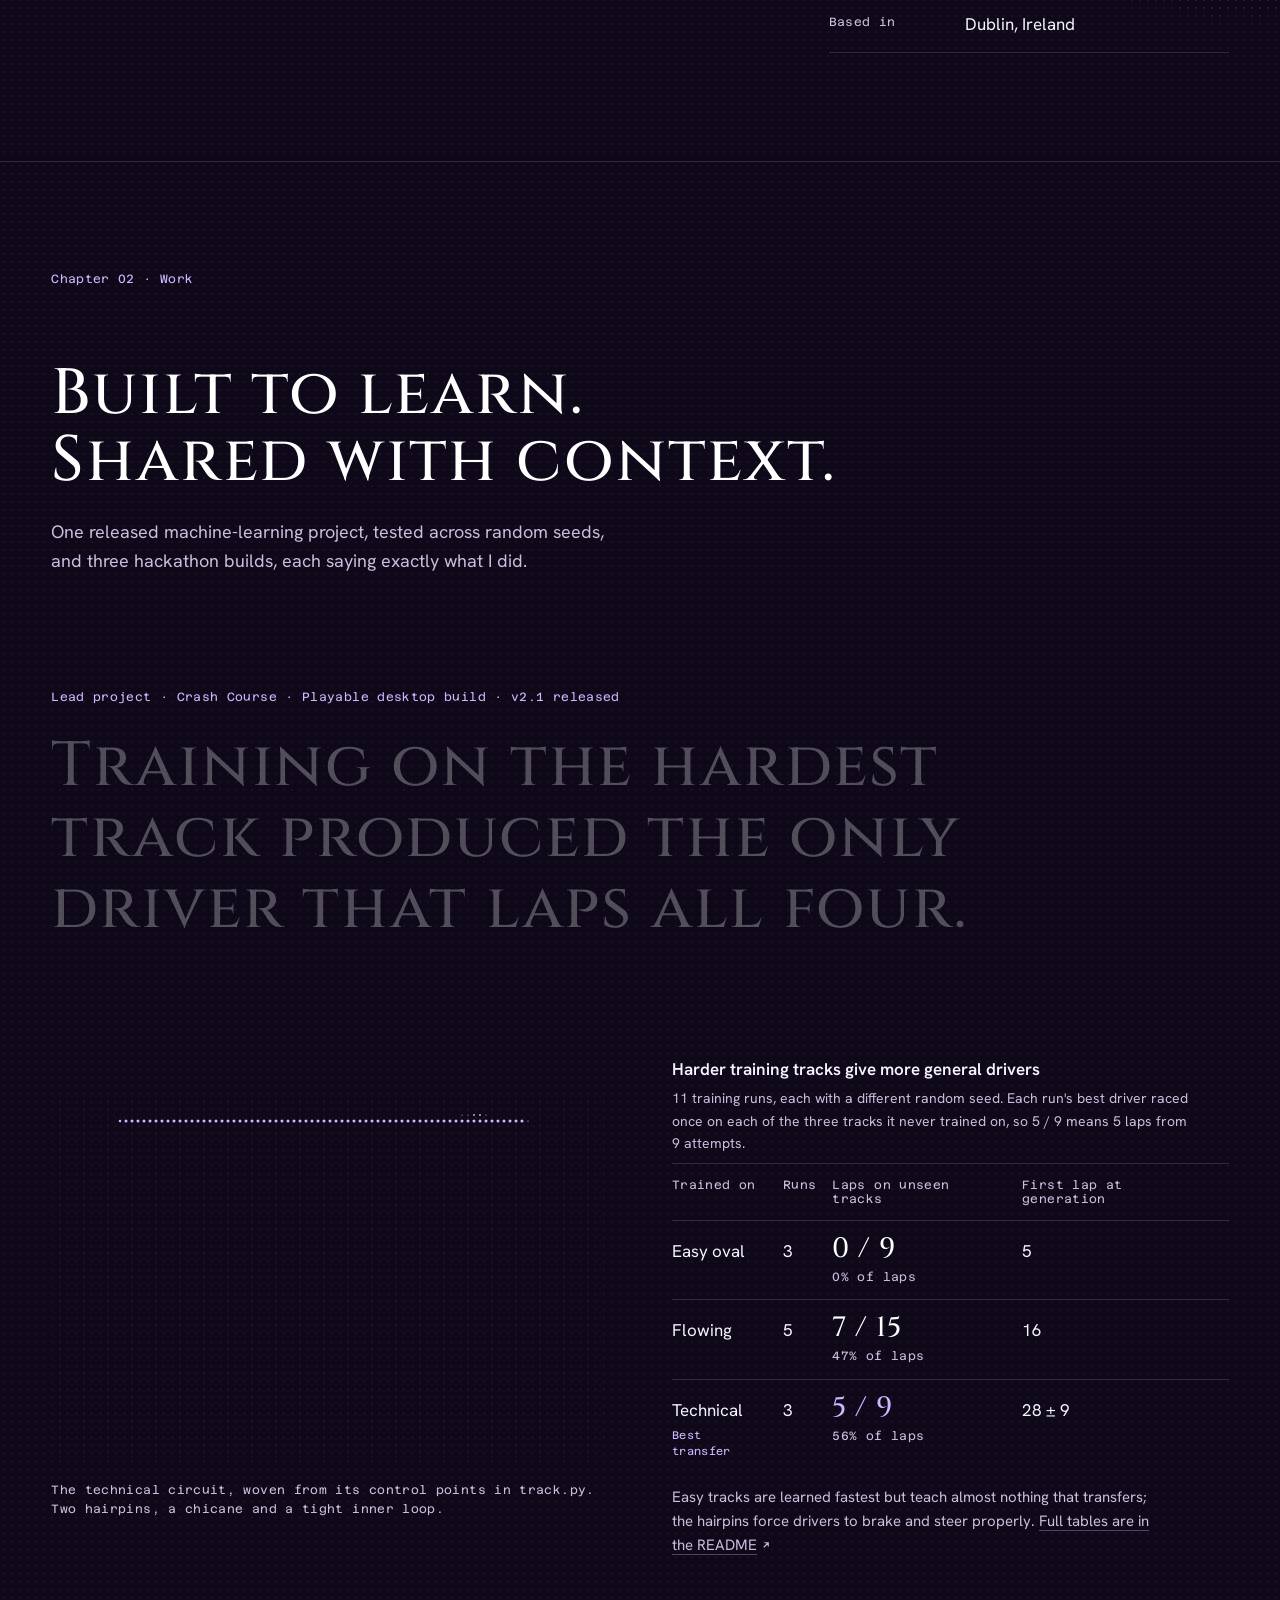
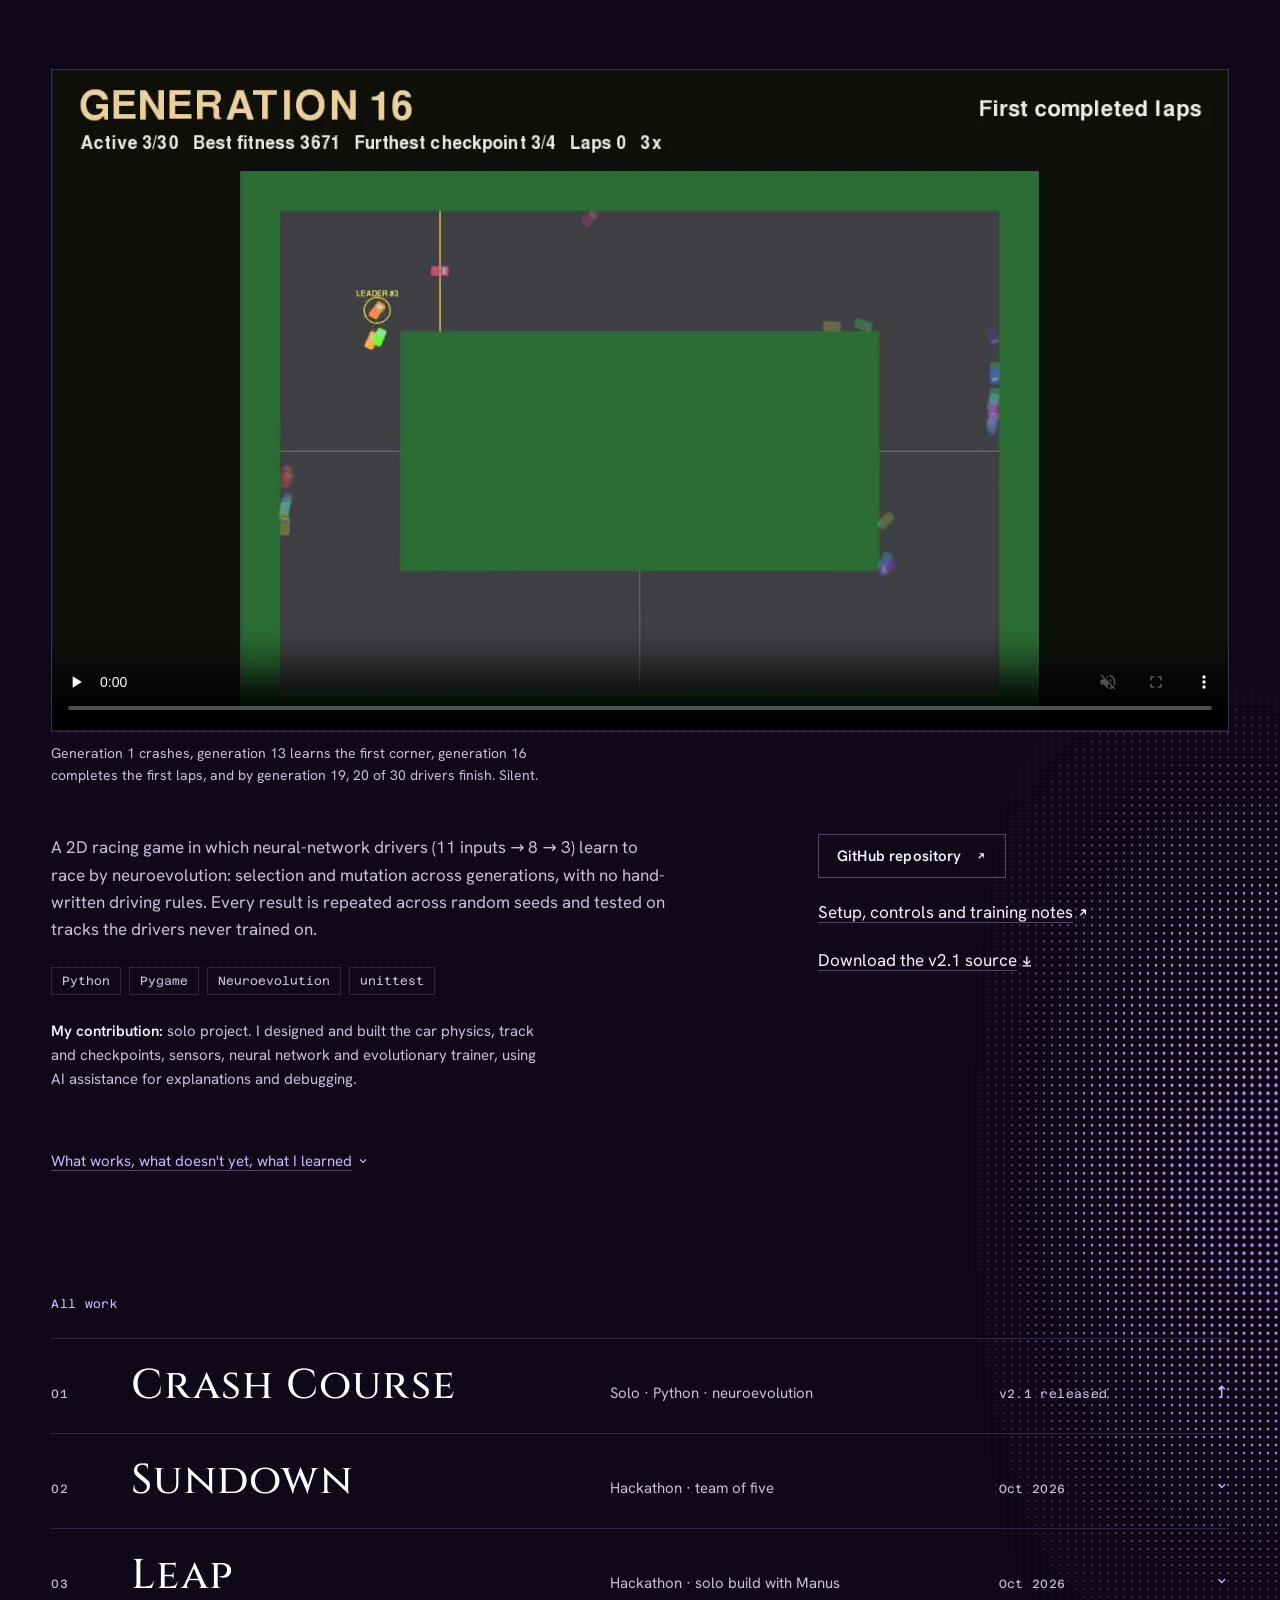
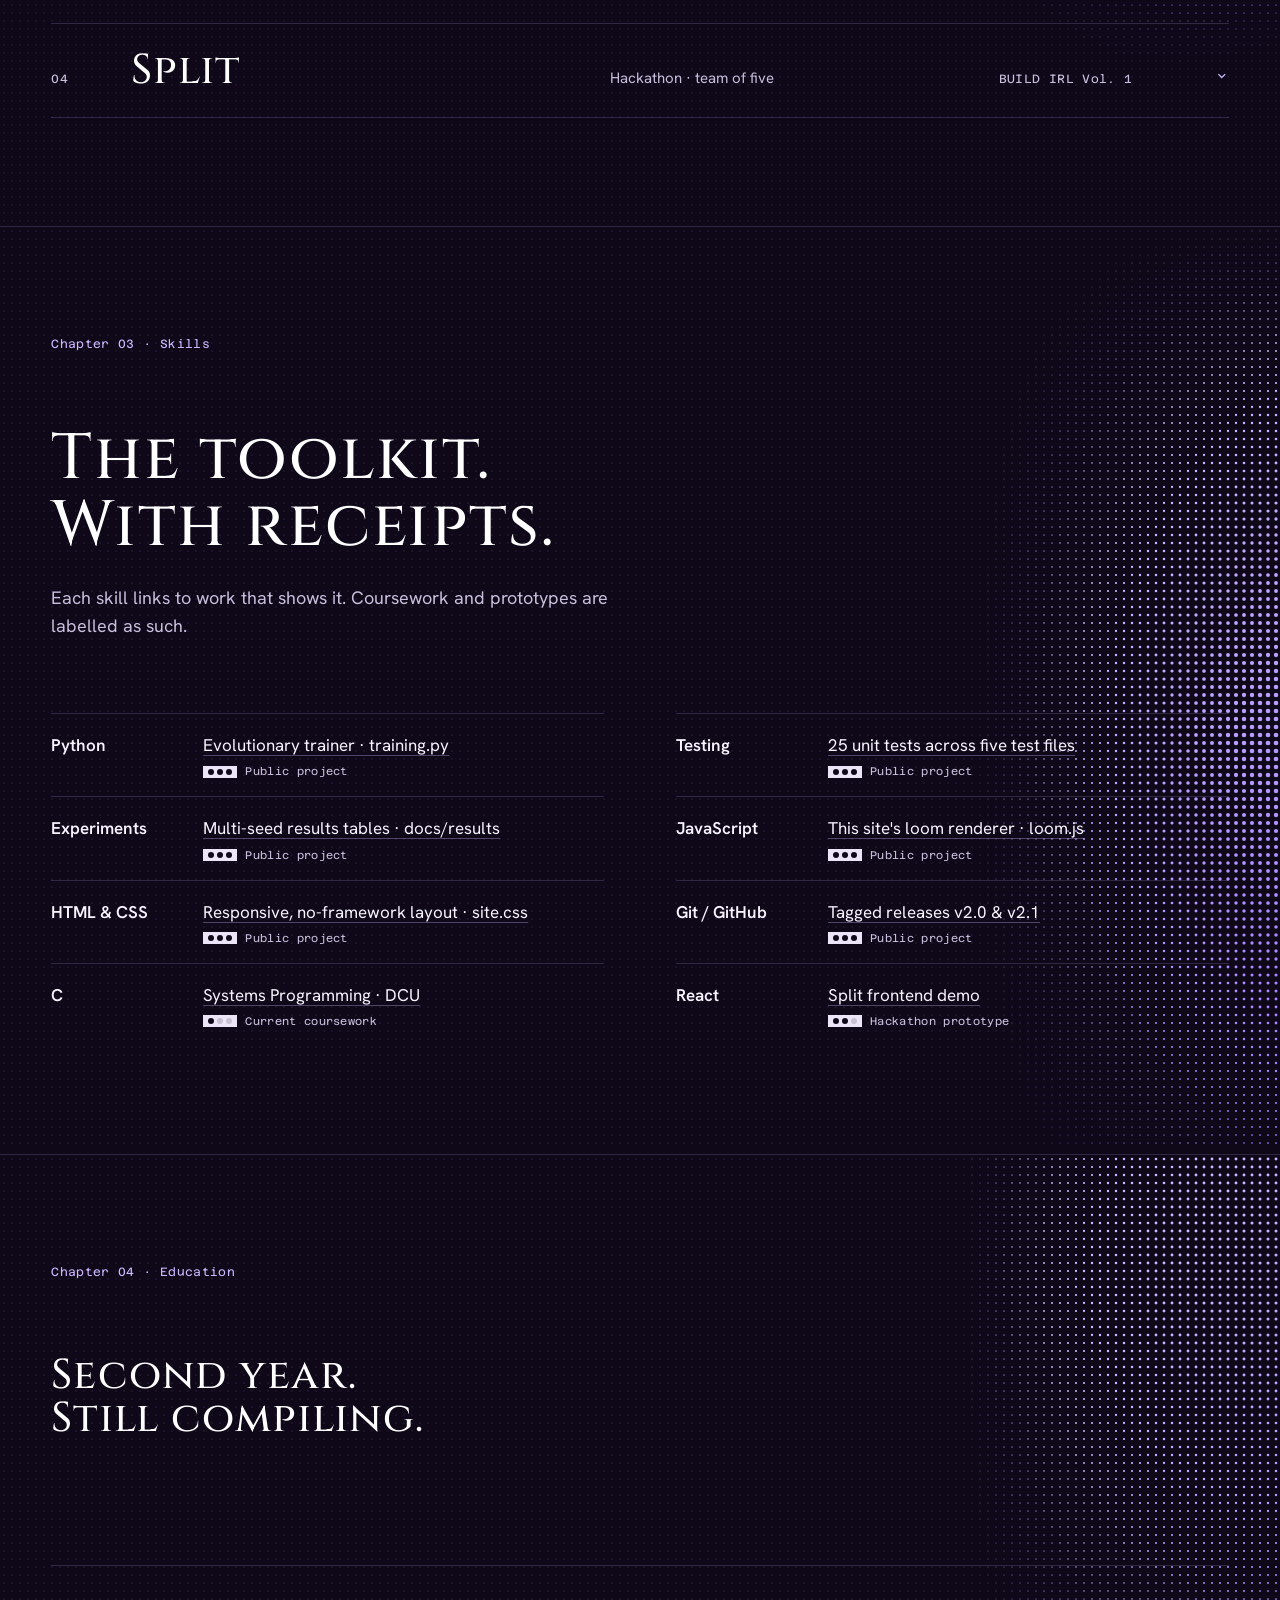
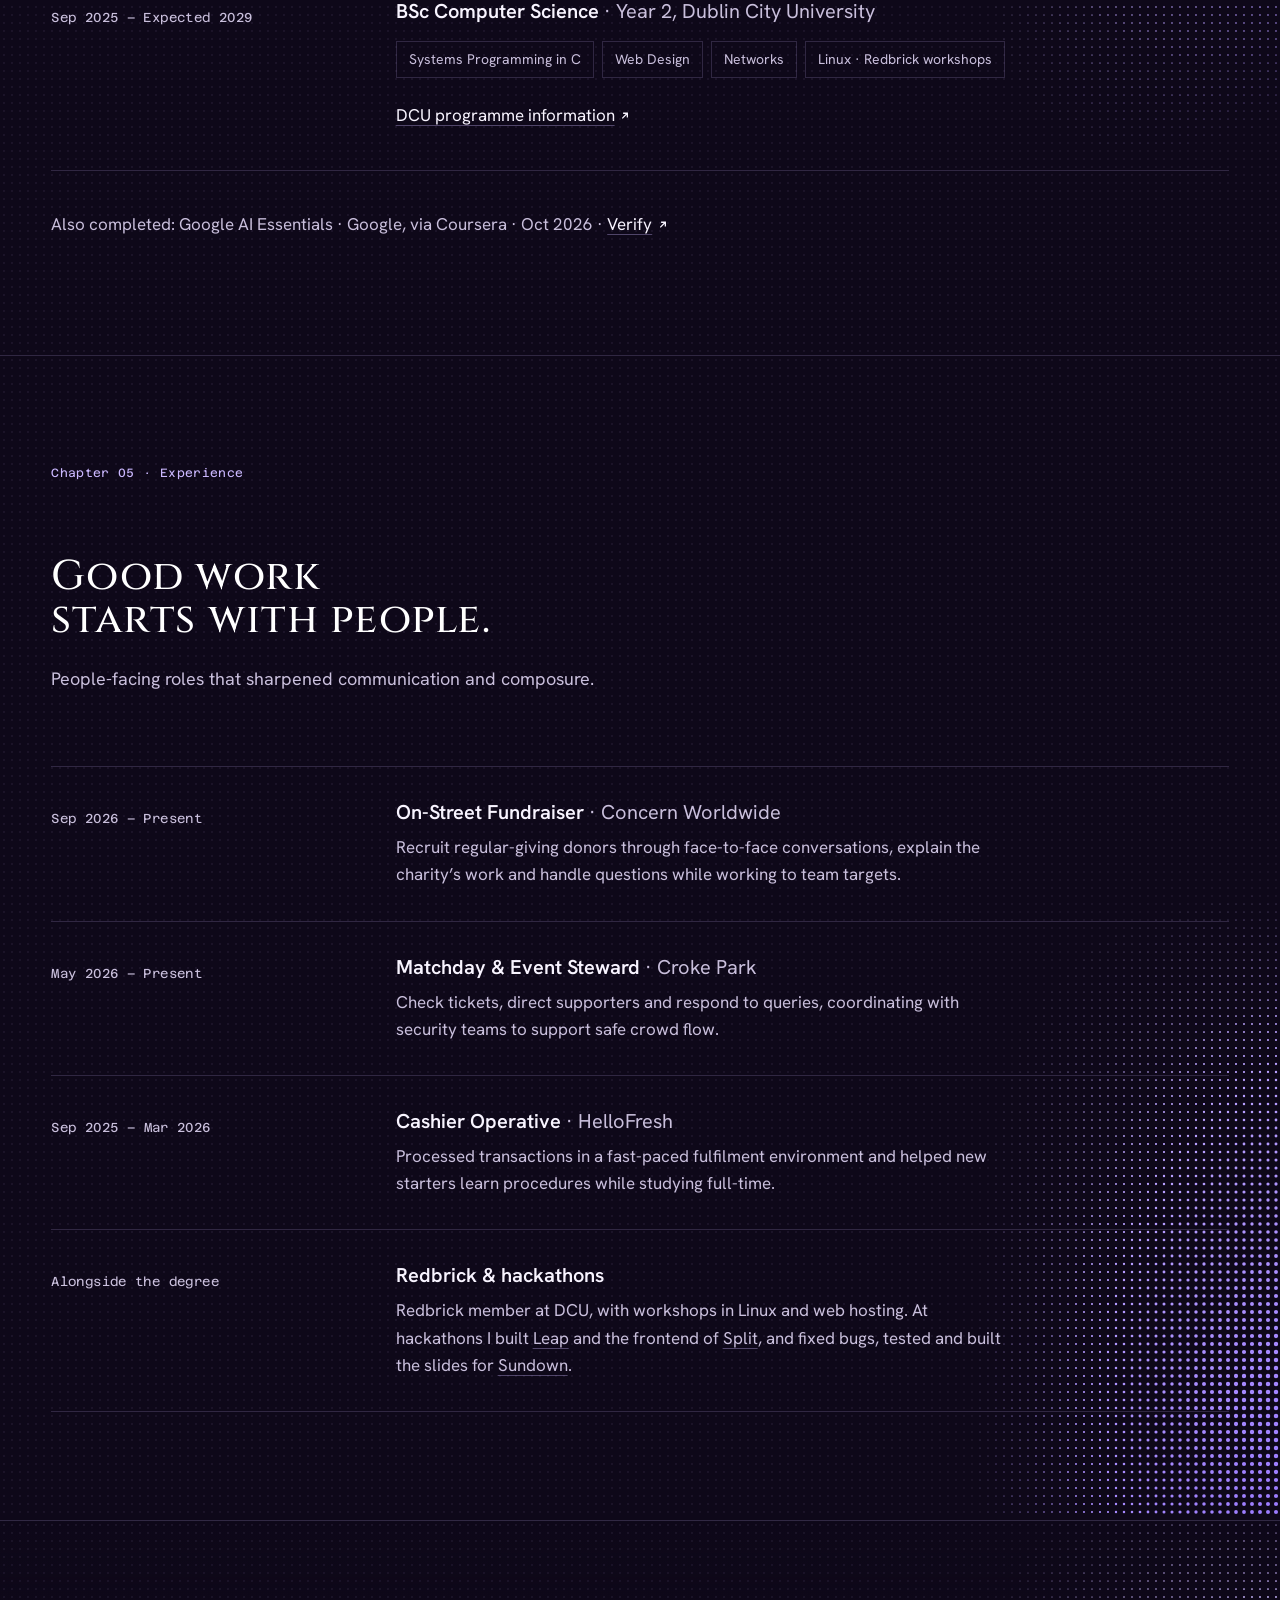
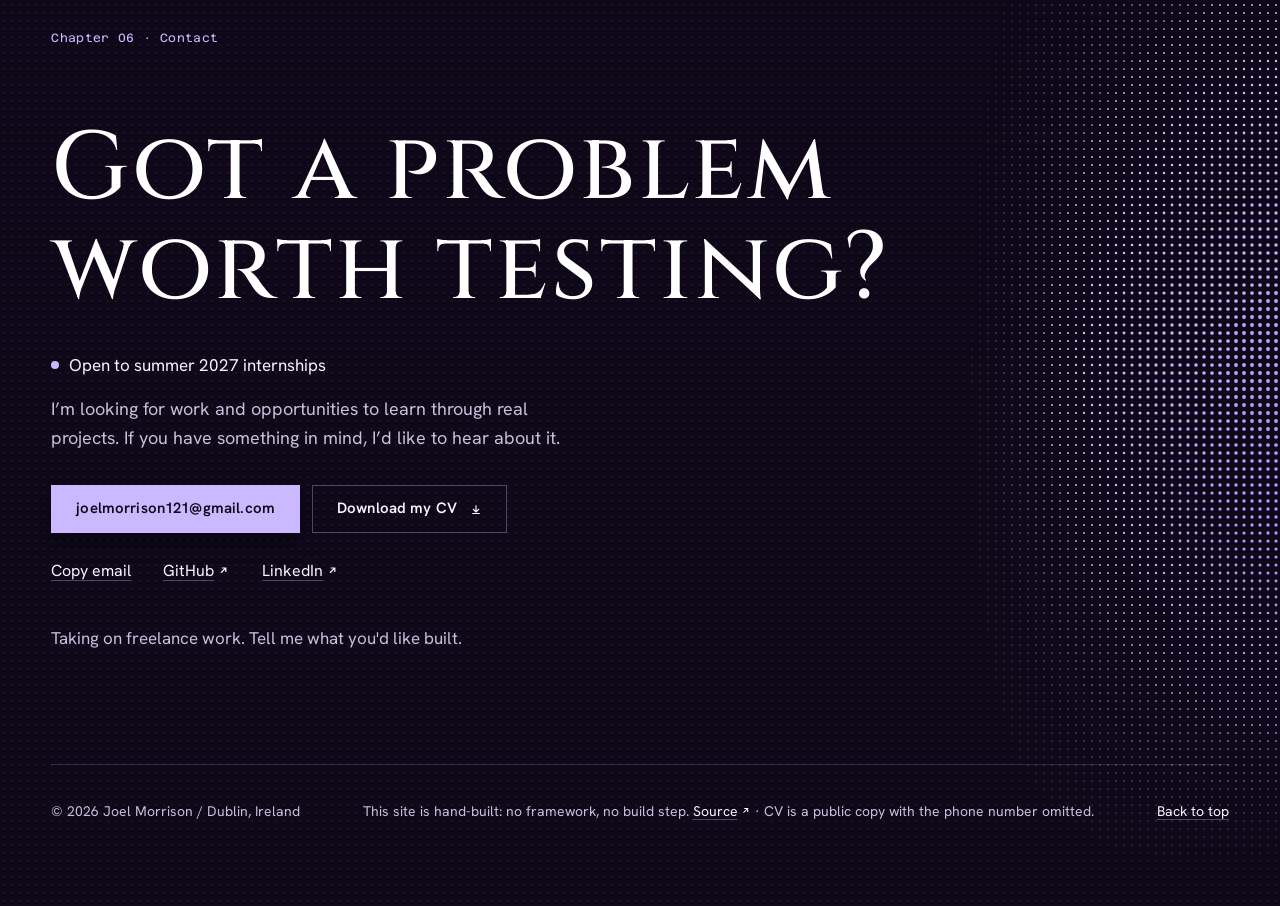
<file: joelmorrison.github.io/index.html>
<!doctype html>
<html lang="en-IE">
<head>
<meta charset="utf-8">
<meta name="viewport" content="width=device-width, initial-scale=1">
<title>Joel Morrison · Computer Science, DCU</title>
<meta name="description" content="Joel Morrison, second-year Computer Science student at Dublin City University. Projects, skills with evidence, and contact. Looking for a software or machine-learning internship for summer 2027.">
<meta name="theme-color" content="#0e0819">
<meta property="og:title" content="Joel Morrison · Computer Science, DCU">
<meta property="og:description" content="Hands-on software projects, from neural networks to web tools. Looking for a summer 2027 internship.">
<meta property="og:type" content="website">
<meta property="og:url" content="https://joelmorrison.github.io/">
<link rel="canonical" href="https://joelmorrison.github.io/">
<link rel="preload" href="assets/fonts/cinzel-latin.woff2" as="font" type="font/woff2" crossorigin>
<link rel="preload" href="assets/fonts/hanken-grotesk-latin.woff2" as="font" type="font/woff2" crossorigin>
<link rel="stylesheet" href="assets/css/site.css">
<link rel="icon" href="data:image/svg+xml,%3Csvg xmlns='http://www.w3.org/2000/svg' viewBox='0 0 32 32'%3E%3Crect width='32' height='32' fill='%230e0819'/%3E%3Ctext x='16' y='22' text-anchor='middle' font-family='serif' font-size='15' fill='%23cbb8ff'%3EJM%3C/text%3E%3C/svg%3E">
</head>
<body>
<a class="skip" href="#main">Skip to content</a>

<svg width="0" height="0" style="position:absolute" aria-hidden="true">
  <symbol id="i-out" viewBox="0 0 16 16"><path d="M5 11 11 5M6 5h5v5" fill="none" stroke="currentColor" stroke-width="1.5"/></symbol>
  <symbol id="i-down" viewBox="0 0 16 16"><path d="M8 3v9M4 8l4 4 4-4M3 14h10" fill="none" stroke="currentColor" stroke-width="1.5"/></symbol>
  <symbol id="i-more" viewBox="0 0 16 16"><path d="M4 6l4 4 4-4" fill="none" stroke="currentColor" stroke-width="1.5"/></symbol>
</svg>

<header class="site" id="top">
  <a class="mark" href="#top" aria-label="Joel Morrison, back to top">JM.</a>
  <a class="cv" href="Joel-Morrison-CV.pdf">CV<svg class="icon"><use href="#i-down"/></svg></a>
  <button class="menu-btn" type="button" aria-expanded="false" aria-controls="nav"><span class="menu-lines" aria-hidden="true"><i></i><i></i></span><span class="menu-word">Menu</span></button>
</header>

<!-- Staggered menu: two layers of card stock sweep in, then the panel; items rise one by one. -->
<div class="sm" data-open="false">
  <div class="sm-scrim" aria-hidden="true"></div>
  <div class="sm-layers" aria-hidden="true"><span></span><span></span></div>
  <nav class="sm-panel" id="nav" aria-label="Sections">
    <ol class="sm-list">
      <li><a href="#about"><span class="sm-n">01</span><span class="sm-clip"><span class="sm-l">About</span></span></a></li>
      <li><a href="#work"><span class="sm-n">02</span><span class="sm-clip"><span class="sm-l">Work</span></span></a></li>
      <li><a href="#receipts"><span class="sm-n">03</span><span class="sm-clip"><span class="sm-l">Skills</span></span></a></li>
      <li><a href="#education"><span class="sm-n">04</span><span class="sm-clip"><span class="sm-l">Education</span></span></a></li>
      <li><a href="#experience"><span class="sm-n">05</span><span class="sm-clip"><span class="sm-l">Experience</span></span></a></li>
      <li><a href="#contact"><span class="sm-n">06</span><span class="sm-clip"><span class="sm-l">Contact</span></span></a></li>
    </ol>
    <div class="sm-foot">
      <p class="sm-status">Open to summer 2027 internships</p>
      <ul>
        <li><a href="mailto:joelmorrison121@gmail.com">Email</a></li>
        <li><a href="https://github.com/joelmorrison">GitHub</a></li>
        <li><a href="https://www.linkedin.com/in/joel-morrison-16a304389/">LinkedIn</a></li>
        <li><a href="Joel-Morrison-CV.pdf">CV</a></li>
      </ul>
    </div>
  </nav>
</div>

<main id="main">
  <section class="hero" aria-labelledby="name">
    <div class="stage">
      <canvas class="weave" id="weave" role="img" aria-label="A woven picture of the Crash Course all-rounder's neural network: 11 inputs, 8 hidden neurons and 3 outputs, steering, accelerator and brake. Brighter threads are stronger trained connections."></canvas>
      <div class="labels" id="labels" aria-hidden="true"></div>
      <div class="hero-foot">
        <div class="copy">
          <h1 id="name">Joel Morrison</h1>
          <p class="lede">Building hands-on software projects, from neural networks to web tools.</p>
          <p class="goal">Second-year Computer Science at DCU. Looking for a software or machine-learning internship for summer 2027.</p>
        </div>
        <div class="hero-note">
          <p class="chapter">Chapter 00 · Index</p>
          <p class="caption">Woven from the real weights of Crash Course's all-rounder, replaying the lap it drove on the technical track<span class="lap-clock"></span>.<span class="hold-hint" hidden> Hover a neuron to follow it; press and hold to look closer.</span></p>
        </div>
      </div>
    </div>
  </section>

  <section class="block chapter-block" id="about" aria-labelledby="about-h">
    <canvas class="sheen-field" aria-hidden="true"></canvas>
    <div class="wrap">
      <p class="chapter">Chapter 01 · About</p>
      <h2 id="about-h" class="statement" data-reveal><span class="line">Curious first.</span> <span class="line">Then I test it.</span></h2>
      <div class="about">
        <div class="prose" data-reveal>
          <p>I’m interested in Python, web development and AI, especially projects that make a technical idea practical and easy to use.</p>
          <p>One early Crash Course driver pressed the accelerator and the brake at the same time. Working out why taught me to check what a system is actually doing before I trust it.</p>
        </div>
        <dl class="facts" data-stagger>
          <div><dt>Currently</dt><dd>BSc Computer Science · Year 2</dd></div>
          <div><dt>Graduation</dt><dd>Expected 2029</dd></div>
          <div><dt>Community</dt><dd>Redbrick Society</dd></div>
          <div><dt>Focus</dt><dd>Python · Web development · AI</dd></div>
          <div><dt>Based in</dt><dd>Dublin, Ireland</dd></div>
        </dl>
      </div>
    </div>
  </section>

  <section class="block chapter-block" id="work" aria-labelledby="work-h">
    <canvas class="sheen-field" aria-hidden="true"></canvas>
    <div class="wrap">
      <p class="chapter">Chapter 02 · Work</p>
      <h2 id="work-h" data-reveal><span class="line">Built to learn.</span> <span class="line">Shared with context.</span></h2>
      <p class="intro" data-reveal>One released machine-learning project, tested across random seeds, and three hackathon builds, each saying exactly what I did.</p>

      <article class="lead" id="crash-course" aria-labelledby="cc-h">
        <p class="meta">Lead project · <span id="cc-h">Crash Course</span> · Playable desktop build · v2.1 released</p>
        <p class="lit" data-lit>Training on the hardest track produced the only driver that laps all four.</p>

        <div class="lead-grid">
          <figure class="cloth" data-reveal>
            <canvas id="track" role="img" aria-label="A woven picture of Crash Course's technical circuit: two hairpins, a chicane and a tight inner loop."></canvas>
            <figcaption>The technical circuit, woven from its control points in track.py. Two hairpins, a chicane and a tight inner loop.</figcaption>
          </figure>
          <div>
            <table class="results">
              <caption>Harder training tracks give more general drivers<small>11 training runs, each with a different random seed. Each run's best driver raced once on each of the three tracks it never trained on, so 5&nbsp;/&nbsp;9 means 5 laps from 9 attempts.</small></caption>
              <thead><tr><th scope="col">Trained on</th><th scope="col">Runs</th><th scope="col">Laps on unseen tracks</th><th scope="col">First lap at generation</th></tr></thead>
              <tbody data-stagger>
                <tr><th scope="row">Easy oval</th><td>3</td><td class="big">0 / 9<span class="share">0%<span class="of"> of laps</span></span></td><td>5</td></tr>
                <tr><th scope="row">Flowing</th><td>5</td><td class="big">7 / 15<span class="share">47%<span class="of"> of laps</span></span></td><td>16</td></tr>
                <tr class="best"><th scope="row">Technical<span class="best-tag">Best transfer</span></th><td>3</td><td class="big">5 / 9<span class="share">56%<span class="of"> of laps</span></span></td><td>28 ± 9</td></tr>
              </tbody>
            </table>
            <p class="note">Easy tracks are learned fastest but teach almost nothing that transfers; the hairpins force drivers to brake and steer properly. <a href="https://github.com/joelmorrison/crash-course#results-at-a-glance">Full tables are in the README<svg class="icon"><use href="#i-out"/></svg></a></p>
          </div>
        </div>

        <figure class="demo" data-reveal>
          <video controls muted playsinline preload="none" poster="assets/media/crash-course-demo-poster.jpg" width="1280" height="720">
            <source src="assets/media/crash-course-demo.mp4" type="video/mp4">
            <a href="assets/media/crash-course-demo.mp4">Download the Crash Course training demo (MP4)</a>
          </video>
          <figcaption>Generation 1 crashes, generation 13 learns the first corner, generation 16 completes the first laps, and by generation 19, 20 of 30 drivers finish. Silent.</figcaption>
        </figure>

        <div class="lead-copy">
          <div>
            <p class="desc">A 2D racing game in which neural-network drivers (<span class="nw">11 inputs → 8 → 3</span>) learn to race by neuroevolution: selection and mutation across generations, with no hand-written driving rules. Every result is repeated across random seeds and tested on tracks the drivers never trained on.</p>
            <ul class="tags" aria-label="Built with"><li>Python</li><li>Pygame</li><li>Neuroevolution</li><li>unittest</li></ul>
            <p class="mine"><b>My contribution:</b> solo project. I designed and built the car physics, track and checkpoints, sensors, neural network and evolutionary trainer, using AI assistance for explanations and debugging.</p>
          </div>
          <div class="links lead-links">
            <a class="btn ghost" href="https://github.com/joelmorrison/crash-course">GitHub repository<svg class="icon"><use href="#i-out"/></svg></a>
            <a href="https://github.com/joelmorrison/crash-course#readme">Setup, controls and training notes<svg class="icon"><use href="#i-out"/></svg></a>
            <a href="https://github.com/joelmorrison/crash-course/archive/refs/tags/v2.1.zip">Download the v2.1 source<svg class="icon"><use href="#i-down"/></svg></a>
          </div>
        </div>

        <details class="fold" data-fold>
          <summary>What works, what doesn't yet, what I learned<svg class="icon" aria-hidden="true"><use href="#i-more"/></svg></summary>
          <div class="wdl">
            <div><h4>Works</h4><p>Four tracks, including curved ones built from a centre-line path, plus checkpoints at any angle, a lap-time reward, save/resume, live progress graphs, a start menu and a race-the-champion mode. All 3 technical-track seeds learned a lap (first at generation 28 ± 9), and one of them laps all four tracks. Drivers trained on the flowing track never managed the hairpins (0/5). 25 unit tests pass.</p></div>
            <div><h4>Didn't work yet</h4><p>A look-ahead input meant to help on hairpins was inconclusive over 3 seeds, so it stays optional until I've run more.</p></div>
            <div><h4>Learned</h4><p>Fixed-timestep simulation, ray-cast sensors and fitness design. I also learned to inspect a network's inputs and outputs before assuming the physics is broken. One early AI pressed the accelerator and the brake at the same time.</p></div>
          </div>
        </details>
      </article>

      <div class="index">
        <h3 class="index-title">All work</h3>
        <ol class="rows" data-stagger>
          <li class="row" data-preview="track">
            <a class="row-head" href="#crash-course">
              <span class="row-n">01</span><span class="row-name">Crash Course</span><span class="row-kind">Solo · Python · neuroevolution</span><span class="row-when">v2.1 released</span><span class="row-go" aria-hidden="true">↑</span>
            </a>
          </li>
          <li class="row">
            <details>
              <summary class="row-head">
                <span class="row-n">02</span><span class="row-name">Sundown</span><span class="row-kind">Hackathon · team of five</span><span class="row-when">Oct 2026</span><svg class="row-go icon" aria-hidden="true"><use href="#i-more"/></svg>
              </summary>
              <div class="row-body">
                <p>A Claude Code plugin that gives the working day an ending, built at Claude Code Impact Lab at DCU Innovate (29 Oct 2026). After a set cutoff it holds back new prompts, and a shutdown command leaves a handoff for the next morning. I fixed bugs, tested it and built the presentation slides; a teammate wrote the plugin's core.</p>
                <div class="more-body">
                  <h4>Works</h4>
                  <p>Sundown is a Claude Code plugin that gives the working day an ending:</p>
                  <ul>
                    <li>After your set cutoff, new prompts are held back. You can still send one with <code>override:</code>, and every override shows in your report.</li>
                    <li><code>/sundown:shutdown</code> pauses any running agent at its next step, and the agent writes a short handoff to <code>TOMORROW.md</code>.</li>
                    <li>The next morning, your first session opens with that handoff.</li>
                    <li><code>/sundown:report</code> shows your last 7 days (evenings worked, latest finish, prompts held back, overrides), built locally from session timestamps. Prompt text is never stored.</li>
                    <li>It has no dependencies, and its hooks fail open, so a bug can’t lock you out. It includes 95 tests and an optional phone push.</li>
                  </ul>
                  <h4>Didn't work yet</h4>
                  <ul>
                    <li>It only covers Claude Code, not other editors or terminals.</li>
                    <li>It’s a commitment device, not a lock, so you can override or wake it.</li>
                    <li>An agent stops at its next tool call, so a long command already running (like a ten-minute build) finishes first.</li>
                    <li>The report counts prompts, not hours.</li>
                    <li>It needs Node.js 18 or newer, which the native Claude Code installer doesn’t include.</li>
                  </ul>
                  <h4>Learned</h4>
                  <ul>
                    <li>I had never used Claude Code before the event. I learned to install it, fix a PATH issue, and log in with a Console account for the API credits.</li>
                    <li>Claude Code hooks (<code>UserPromptSubmit</code>, <code>PreToolUse</code>, <code>SessionStart</code>) let you change how the tool behaves without touching its code.</li>
                    <li>Good tools for burnout work by making stopping the default and continuing a visible choice.</li>
                    <li>Honest limits in the README matter, especially when the project is judged by an agent reading the repo.</li>
                  </ul>
                </div>
                <div class="links">
                  <a href="https://github.com/eugeniobusta/sundown">Open the team repository<svg class="icon"><use href="#i-out"/></svg></a>
                </div>
              </div>
            </details>
          </li>
          <li class="row">
            <details>
              <summary class="row-head">
                <span class="row-n">03</span><span class="row-name">Leap</span><span class="row-kind">Hackathon · solo build with Manus</span><span class="row-when">Oct 2026</span><svg class="row-go icon" aria-hidden="true"><use href="#i-more"/></svg>
              </summary>
              <div class="row-body">
                <p>A Dublin commute planner that compares bus, Luas and walking and shows how long a wait has to be before switching is quicker. I built it on my own with Manus, an AI app builder, at the Manus AI Dublin Build Challenge (8 Oct 2026). Each of our team of four built an app, and the team entered a teammate's. Journey times are estimates, not live data.</p>
                <div class="links"><a href="https://commutecut-jcdm7heo.manus.space/">Open the live demo<svg class="icon"><use href="#i-out"/></svg></a></div>
              </div>
            </details>
          </li>
          <li class="row">
            <details>
              <summary class="row-head">
                <span class="row-n">04</span><span class="row-name">Split</span><span class="row-kind">Hackathon · team of five</span><span class="row-when">BUILD IRL Vol. 1</span><svg class="row-go icon" aria-hidden="true"><use href="#i-more"/></svg>
              </summary>
              <div class="row-body">
                <p>A bill-splitting prototype that gives each person their own payment link, built at BUILD IRL Vol. 1. I built the React frontend. We didn't connect the frontend and backend before the deadline, and payments are mocked. It taught me to agree API contracts early.</p>
                <div class="links"><a href="https://splitpay-pzjgc2pw.manus.space/">Open my frontend demo<svg class="icon"><use href="#i-out"/></svg></a></div>
              </div>
            </details>
          </li>
        </ol>
        <div class="preview" aria-hidden="true"><canvas id="preview-track"></canvas></div>
      </div>
    </div>
  </section>

  <section class="block chapter-block" id="receipts" aria-labelledby="receipts-h">
    <canvas class="sheen-field" aria-hidden="true"></canvas>
    <div class="wrap">
      <p class="chapter">Chapter 03 · Skills</p>
      <h2 id="receipts-h" data-reveal><span class="line">The toolkit.</span> <span class="line">With receipts.</span></h2>
      <p class="intro" data-reveal>Each skill links to work that shows it. Coursework and prototypes are labelled as such.</p>
      <ul class="receipts" data-stagger>
        <li><b>Python</b><span><a href="https://github.com/joelmorrison/crash-course/blob/main/training.py"><span class="vh">Python: </span>Evolutionary trainer · training.py</a><small><span class="card" aria-hidden="true"><i class="p"></i><i class="p"></i><i class="p"></i></span>Public project</small></span></li>
        <li><b>Testing</b><span><a href="https://github.com/joelmorrison/crash-course#tests"><span class="vh">Testing: </span>25 unit tests across five test files</a><small><span class="card" aria-hidden="true"><i class="p"></i><i class="p"></i><i class="p"></i></span>Public project</small></span></li>
        <li><b>Experiments</b><span><a href="https://github.com/joelmorrison/crash-course/tree/main/docs/results"><span class="vh">Experiments: </span>Multi-seed results tables · docs/results</a><small><span class="card" aria-hidden="true"><i class="p"></i><i class="p"></i><i class="p"></i></span>Public project</small></span></li>
        <li><b>JavaScript</b><span><a href="https://github.com/joelmorrison/joelmorrison.github.io/blob/main/assets/js/loom.js"><span class="vh">JavaScript: </span>This site's loom renderer · loom.js</a><small><span class="card" aria-hidden="true"><i class="p"></i><i class="p"></i><i class="p"></i></span>Public project</small></span></li>
        <li><b>HTML &amp; CSS</b><span><a href="https://github.com/joelmorrison/joelmorrison.github.io/blob/main/assets/css/site.css"><span class="vh">HTML &amp; CSS: </span>Responsive, no-framework layout · site.css</a><small><span class="card" aria-hidden="true"><i class="p"></i><i class="p"></i><i class="p"></i></span>Public project</small></span></li>
        <li><b>Git / GitHub</b><span><a href="https://github.com/joelmorrison/crash-course/tags"><span class="vh">Git / GitHub: </span>Tagged releases v2.0 &amp; v2.1</a><small><span class="card" aria-hidden="true"><i class="p"></i><i class="p"></i><i class="p"></i></span>Public project</small></span></li>
        <li><b>C</b><span><a href="https://www.dcu.ie/courses/undergraduate/school-computing/computer-science"><span class="vh">C: </span>Systems Programming · DCU</a><small><span class="card" aria-hidden="true"><i class="p"></i><i></i><i></i></span>Current coursework</small></span></li>
        <li><b>React</b><span><a href="https://splitpay-pzjgc2pw.manus.space/"><span class="vh">React: </span>Split frontend demo</a><small><span class="card" aria-hidden="true"><i class="p"></i><i class="p"></i><i></i></span>Hackathon prototype</small></span></li>
      </ul>
    </div>
  </section>

  <section class="block chapter-block" id="education" aria-labelledby="education-h">
    <canvas class="sheen-field" aria-hidden="true"></canvas>
    <div class="wrap">
      <p class="chapter">Chapter 04 · Education</p>
      <h2 id="education-h" data-reveal><span class="line">Second year.</span> <span class="line">Still compiling.</span></h2>
      <p class="intro" data-reveal>Dublin City University · expected graduation 2029.</p>
      <div class="entries" data-stagger>
        <div class="entry">
          <p class="when"><time datetime="2025-09">Sep 2025</time> – Expected 2029</p>
          <div>
            <h3>BSc Computer Science <span>· Year 2, Dublin City University</span></h3>
            <ul class="study" aria-label="Relevant study and workshops"><li>Systems Programming in C</li><li>Web Design</li><li>Networks</li><li>Linux · Redbrick workshops</li></ul>
            <div class="links"><a href="https://www.dcu.ie/courses/undergraduate/school-computing/computer-science">DCU programme information<svg class="icon"><use href="#i-out"/></svg></a></div>
          </div>
        </div>
      </div>
      <p class="also">Also completed: Google AI Essentials · Google, via Coursera · Oct 2026 · <a href="https://coursera.org/verify/specialization/O750FQTM40TD">Verify<svg class="icon"><use href="#i-out"/></svg></a></p>
    </div>
  </section>

  <section class="block chapter-block" id="experience" aria-labelledby="experience-h">
    <canvas class="sheen-field" aria-hidden="true"></canvas>
    <div class="wrap">
      <p class="chapter">Chapter 05 · Experience</p>
      <h2 id="experience-h" data-reveal><span class="line">Good work</span> <span class="line">starts with people.</span></h2>
      <p class="intro" data-reveal>People-facing roles that sharpened communication and composure.</p>
      <div class="entries" data-stagger>
        <div class="entry">
          <p class="when"><time datetime="2026-09">Sep 2026</time> – Present</p>
          <div><h3>On-Street Fundraiser <span>· Concern Worldwide</span></h3><p>Recruit regular-giving donors through face-to-face conversations, explain the charity’s work and handle questions while working to team targets.</p></div>
        </div>
        <div class="entry">
          <p class="when"><time datetime="2026-05">May 2026</time> – Present</p>
          <div><h3>Matchday &amp; Event Steward <span>· Croke Park</span></h3><p>Check tickets, direct supporters and respond to queries, coordinating with security teams to support safe crowd flow.</p></div>
        </div>
        <div class="entry">
          <p class="when"><time datetime="2025-09">Sep 2025</time> – <time datetime="2026-03">Mar 2026</time></p>
          <div><h3>Cashier Operative <span>· HelloFresh</span></h3><p>Processed transactions in a fast-paced fulfilment environment and helped new starters learn procedures while studying full-time.</p></div>
        </div>
        <div class="entry">
          <p class="when">Alongside the degree</p>
          <div><h3>Redbrick &amp; hackathons</h3><p>Redbrick member at DCU, with workshops in Linux and web hosting. At hackathons I built <a href="https://commutecut-jcdm7heo.manus.space/">Leap</a> and the frontend of <a href="https://splitpay-pzjgc2pw.manus.space/">Split</a>, and fixed bugs, tested and built the slides for <a href="https://github.com/eugeniobusta/sundown">Sundown</a>.</p></div>
        </div>
      </div>
    </div>
  </section>

  <section class="contact chapter-block" id="contact" aria-labelledby="contact-h">
    <canvas class="sheen-field" aria-hidden="true"></canvas>
    <div class="wrap">
      <p class="chapter">Chapter 06 · Contact</p>
      <h2 id="contact-h" data-reveal><span class="line">Got a problem</span> <span class="line">worth testing?</span></h2>
      <p class="status">Open to summer 2027 internships</p>
      <p class="lead">I’m looking for work and opportunities to learn through real projects. If you have something in mind, I’d like to hear about it.</p>
      <div class="channels">
        <a class="btn" href="mailto:joelmorrison121@gmail.com">joelmorrison121@gmail.com</a>
        <a class="btn ghost" href="Joel-Morrison-CV.pdf">Download my CV<svg class="icon"><use href="#i-down"/></svg></a>
      </div>
      <ul class="elsewhere" aria-label="Other ways to reach me">
        <li><button class="copy-email" type="button" data-email="joelmorrison121@gmail.com">Copy email</button></li>
        <li><a href="https://github.com/joelmorrison">GitHub<svg class="icon"><use href="#i-out"/></svg></a></li>
        <li><a href="https://www.linkedin.com/in/joel-morrison-16a304389/">LinkedIn<svg class="icon"><use href="#i-out"/></svg></a></li>
      </ul>
      <p class="freelance">Taking on freelance work. Tell me what you'd like built.</p>
      <footer class="footer">
        <p>© 2026 Joel Morrison / Dublin, Ireland</p>
        <p>This site is hand-built: no framework, no build step. <a href="https://github.com/joelmorrison/joelmorrison.github.io">Source<svg class="icon"><use href="#i-out"/></svg></a> · CV is a public copy with the phone number omitted.</p>
        <p><a href="#top">Back to top</a></p>
      </footer>
    </div>
  </section>
  <p class="vh" role="status" aria-live="polite" id="live"></p>
</main>

<canvas class="sparks" id="sparks" aria-hidden="true"></canvas>

<script src="assets/data/all-rounder.js"></script>
<script src="assets/js/loom.js"></script>
<script src="assets/js/live-net.js"></script>
<script src="assets/js/main.js"></script>
</body>
</html>
</file>
<file: assets/css/site.css>
/* Joel Morrison — Imperial Jacquard. Hand-written, no framework. */

@font-face { font-family: "Cinzel"; src: url("../fonts/cinzel-latin.woff2") format("woff2"); font-weight: 400 900; font-display: swap; }
@font-face { font-family: "Hanken Grotesk"; src: url("../fonts/hanken-grotesk-latin.woff2") format("woff2"); font-weight: 100 900; font-display: swap; }
@font-face { font-family: "Azeret Mono"; src: url("../fonts/azeret-mono-latin.woff2") format("woff2"); font-weight: 100 900; font-display: swap; }

:root {
  /* colour: near-black violet ground, pearl highlights, lilac thread, violet shade, lilac card stock */
  --ground: #0e0819;        /* page */
  --ground-2: #1a1030;      /* raised surfaces, lens */
  --text: #f8f4ff;          /* 18.2:1 on ground */
  --muted: #c9bfdc;         /* 11.2:1 on ground */
  --thread: #cbb8ff;        /* 11.1:1, accents, primary action */
  --thread-2: #9b7bff;      /* 6.2:1, shade, halftone, read line */
  --pearl: #ffffff;         /* brightest thread, display type */
  --band: #ece5f8;          /* punch-card stock */
  --warp: rgba(203, 184, 255, .10);
  --line: rgba(203, 184, 255, .18);
  --line-strong: rgba(203, 184, 255, .35);
  --on-thread: #0e0819;

  /* type */
  --display: "Cinzel", "Times New Roman", serif;
  --body: "Hanken Grotesk", system-ui, sans-serif;
  --data: "Azeret Mono", ui-monospace, monospace;
  --step--1: .875rem;
  --step-0: 1.0625rem;
  --step-1: clamp(1.25rem, 1.1rem + .6vw, 1.5rem);
  --step-2: clamp(1.75rem, 1.4rem + 1.5vw, 2.625rem);
  --step-3: clamp(2.25rem, 1.6rem + 3vw, 4rem);
  --step-4: clamp(3.25rem, 2rem + 5.4vw, 6rem);

  /* space (8-based) */
  --s-1: .5rem; --s-2: 1rem; --s-3: 1.5rem; --s-4: 2rem; --s-5: 3rem; --s-6: 4.5rem; --s-7: 7rem;
  --section: clamp(6rem, 12vh, 10.5rem);
  --gutter: clamp(1.25rem, 4vw, 3.5rem);
  --band-w: clamp(150px, 15vw, 220px);

  /* motion */
  --ease-out: cubic-bezier(.22, 1, .36, 1);
  --dur-fast: 160ms;
  --dur-base: 280ms;
}

*, *::before, *::after { box-sizing: border-box; }
/* the warp: one faint dot per 6px weave cell, across the whole page. It is a background so the browser scrolls it
   for free; the field canvas (field.js) draws only what is lit, on the same grid. */
html { background: radial-gradient(circle, var(--warp) 0, var(--warp) .45px, transparent .95px) 0 0 / 6px 6px var(--ground); color: var(--text); scroll-behavior: smooth; scroll-padding-top: 80px; scrollbar-color: var(--thread-2) var(--ground); -webkit-text-size-adjust: 100%; }
body { margin: 0; opacity: 1; animation: none; font: 400 var(--step-0)/1.6 var(--body); background: transparent; -webkit-font-smoothing: antialiased; caret-color: var(--thread); }
::selection { background: var(--thread); color: var(--on-thread); }
img, video { display: block; max-width: 100%; height: auto; }
a { color: inherit; text-decoration-thickness: 1px; text-underline-offset: .24em; text-decoration-color: var(--line-strong); transition: text-decoration-color var(--dur-fast), color var(--dur-fast); }
a:hover { text-decoration-color: var(--thread); }
:focus-visible { outline: 2px solid var(--thread); outline-offset: 4px; border-radius: 2px; }
h1, h2, h3 { font-family: var(--display); font-weight: 500; letter-spacing: .03em; line-height: 1.04; margin: 0; text-wrap: balance; color: var(--pearl); }
p, dl, dd, figure { margin: 0; }
p, figcaption, caption, li { text-wrap: pretty; }
ul, ol { margin: 0; padding: 0; list-style: none; }
.vh { position: absolute; width: 1px; height: 1px; overflow: hidden; clip-path: inset(50%); white-space: nowrap; }
.skip { position: fixed; left: var(--s-2); top: var(--s-2); z-index: 100; padding: 12px 18px; background: var(--thread); color: var(--on-thread); font-weight: 600; transform: translateY(-200%); }
.skip:focus { transform: none; }
.wrap { width: min(1200px, calc(100% - 2 * var(--gutter))); margin-inline: auto; }
.icon { width: .8em; height: .8em; vertical-align: -.04em; margin-left: .2em; flex: none; }


/* ---------- header ---------- */
.site {
  position: fixed; top: 0; right: 0; left: var(--band-w); z-index: 30;
  display: flex; align-items: center; gap: 10px;
  padding: 18px var(--gutter);
  background: linear-gradient(var(--ground) 35%, rgba(14, 8, 25, 0));
}
.site.scrolled { left: 0; padding-inline: max(var(--gutter), calc((100% - 1200px) / 2)); background: var(--ground); }   /* solid once content scrolls under it */
.mark { display: inline-flex; align-items: center; min-height: 44px; min-width: 44px; font: 600 1.25rem var(--display); letter-spacing: .06em; text-decoration: none; color: var(--pearl); }
.mark { margin-right: auto; }
.site .cv { display: inline-flex; align-items: center; min-height: 44px; padding: 0 16px; border: 1px solid var(--line-strong); text-decoration: none; font-size: .9375rem; }
.site .cv:hover { border-color: var(--thread); }

/* ---------- buttons ---------- */
.btn {
  display: inline-flex; align-items: center; gap: 10px; min-height: 48px; padding: 0 24px;
  background: var(--thread); color: var(--on-thread); border: 1px solid var(--thread);
  font: 600 .9375rem/1 var(--body); letter-spacing: .01em; text-decoration: none; cursor: pointer;
  box-shadow: 0 8px 20px rgba(0, 0, 0, .35);
  transition: transform var(--dur-base) var(--ease-out), box-shadow var(--dur-base) var(--ease-out), background-color var(--dur-fast);
}
.btn:hover { transform: translateY(-2px); box-shadow: 0 12px 26px rgba(0, 0, 0, .45); }
.btn:active { transform: translateY(0); }
.btn.ghost { background: transparent; color: var(--text); border-color: var(--line-strong); box-shadow: none; }
.btn.ghost:hover { border-color: var(--thread); }

/* ---------- hero ---------- */
.hero { position: relative; min-height: max(100svh, 640px); display: grid; grid-template-columns: var(--band-w) minmax(0, 1fr); background: var(--ground); overflow: hidden; }
.stage { position: relative; }
.stage .weave { position: absolute; inset: 0; width: 100%; height: 100%; display: block; }
.copy { position: absolute; z-index: 2; left: var(--gutter); top: 50%; transform: translateY(-44%); width: min(540px, 44%); }
.copy h1 { font-size: clamp(3rem, 1rem + 5.2vw, 6rem); line-height: .98; }
.copy .lede { font: 400 var(--step-1)/1.45 var(--body); color: var(--thread); margin-top: var(--s-3); max-width: 30ch; }
.labels { position: absolute; inset: 0; pointer-events: none; z-index: 1; }
.labels span { position: absolute; font: 400 .6875rem/1.2 var(--data); letter-spacing: .03em; color: var(--muted); white-space: nowrap; transform: translateY(-50%); }
.labels .in { transform: translate(-100%, -50%); padding-right: 14px; text-align: right; }
.labels .out { padding-left: 34px; color: var(--text); }
.caption { position: absolute; z-index: 2; right: var(--gutter); bottom: 28px; max-width: 40ch; padding: 8px 0 8px 12px; background: linear-gradient(90deg, rgba(14,8,25,0), var(--ground) 18%); text-align: right; font: 400 .75rem/1.6 var(--data); letter-spacing: .03em; color: var(--muted); }
.caption a { color: var(--text); }

/* the live layer: the real lap replayed through the woven network (live-net.js) */
.stage .live { position: absolute; inset: 0; width: 100%; height: 100%; display: block; pointer-events: none; z-index: 1; transition: opacity var(--dur-base) var(--ease-out); }
.stage.is-looking .live, .stage.is-looking .live-tip { opacity: 0; }   /* the linen tester shows the cloth alone */
.lap-clock:not(:empty)::before { content: " · "; }
.lap-clock { font-variant-numeric: tabular-nums; }
.live-tip { position: absolute; z-index: 3; margin: 0; transform: translateY(-50%); padding: 8px 12px; background: var(--ground-2); border: 1px solid var(--line-strong); font: 400 .75rem/1.5 var(--data); letter-spacing: .03em; color: var(--muted); white-space: nowrap; pointer-events: none; }
.live-tip.to-left { transform: translate(-100%, -50%); }
.live-tip b { display: block; color: var(--pearl); font-weight: 500; }
.labels .out { font-variant-numeric: tabular-nums; }

/* ---------- sections ---------- */
.block { position: relative; padding: var(--section) 0; isolation: isolate; }
.sheen-field { position: absolute; inset: 0; width: 100%; height: 100%; z-index: -1; display: block; pointer-events: none; }
.block + .block { border-top: 1px solid var(--line); }
.block h2 { font-size: min(var(--step-3), calc((100vw - 2 * var(--gutter)) / 12.6)); }
#education h2, #experience h2 { font-size: min(var(--step-2), calc((100vw - 2 * var(--gutter)) / 11)); }
h2 .line { display: block; }
.intro { color: var(--muted); font-size: 1.125rem; max-width: 56ch; margin-top: var(--s-3); }

/* about */
.about { display: grid; grid-template-columns: minmax(0, 7fr) minmax(0, 4fr); gap: clamp(2rem, 6vw, 6rem); margin-top: var(--s-6); }
.about .prose p { max-width: 62ch; color: var(--muted); }
.about .prose p + p { margin-top: var(--s-2); }
.about .prose p:first-child { color: var(--text); font-size: var(--step-1); line-height: 1.5; }
.facts div { display: grid; grid-template-columns: 7.5rem 1fr; gap: var(--s-2); padding: 14px 0; border-top: 1px solid var(--line); }
.facts div:last-child { border-bottom: 1px solid var(--line); }
.facts dt { font: 400 .75rem/1.9 var(--data); letter-spacing: .03em; color: var(--muted); }

/* work */
.meta { display: block; font: 400 .75rem/1.6 var(--data); letter-spacing: .03em; color: var(--thread); }
.meta.after { margin-top: var(--s-1); }
.tags { display: flex; flex-wrap: wrap; gap: 8px; margin-top: var(--s-3); }
.tags li { font: 400 .75rem var(--data); padding: 6px 10px; border: 1px solid var(--line); color: var(--muted); }
.mine { margin-top: var(--s-3); color: var(--muted); font-size: .9375rem; max-width: 62ch; }
.mine b { color: var(--text); font-weight: 600; }

table.results { width: 100%; border-collapse: collapse; margin-top: var(--s-5); font-variant-numeric: tabular-nums; }
.results caption { text-align: left; color: var(--text); font-weight: 600; padding-bottom: var(--s-1); }
.results caption small { display: block; font-weight: 400; color: var(--muted); font-size: .875rem; margin-top: 4px; }
.results th, .results td { text-align: left; padding: 14px 16px 14px 0; border-top: 1px solid var(--line); font-weight: 400; vertical-align: baseline; }
.results thead th { font: 400 .75rem var(--data); color: var(--muted); letter-spacing: .03em; }
.results td.big { font: 500 1.75rem/1 var(--display); color: var(--pearl); letter-spacing: .03em; }
.results tr.best td.big { color: var(--thread); }
.results .share { display: block; margin-top: 6px; font: 400 .75rem/1.4 var(--data); letter-spacing: .03em; color: var(--muted); }
.results .best-tag { display: block; margin-top: 4px; font: 400 .6875rem/1.4 var(--data); letter-spacing: .03em; color: var(--thread); }
.nw { white-space: nowrap; }
.note { margin-top: 12px; color: var(--muted); font-size: .9375rem; max-width: 62ch; }

.demo video { width: 100%; aspect-ratio: 16 / 9; background: var(--ground-2); border: 1px solid var(--line); }
.demo figcaption { margin-top: 10px; font-size: .875rem; color: var(--muted); max-width: 62ch; }

.wdl { margin-top: var(--s-2); border-bottom: 1px solid var(--line); }
.wdl > div { display: grid; grid-template-columns: 9rem minmax(0, 1fr); gap: var(--s-3); padding: var(--s-2) 0; border-top: 1px solid var(--line); }
.wdl h4 { margin: 0; font: 600 .9375rem/1.6 var(--body); color: var(--thread); }
.wdl p { font-size: .9375rem; color: var(--muted); max-width: 62ch; }

/* the lead project's folds: open on desktop, closed on phones */
.fold { margin-top: var(--s-5); }
.fold > summary { display: inline-flex; align-items: center; gap: 2px; min-height: 44px; cursor: pointer; list-style: none; color: var(--thread); font-size: .9375rem; text-decoration: underline; text-decoration-thickness: 1px; text-underline-offset: .24em; text-decoration-color: var(--line-strong); transition: text-decoration-color var(--dur-fast); }
.fold > summary::-webkit-details-marker { display: none; }
.fold > summary:hover { text-decoration-color: var(--thread); }
.fold > summary .icon { transition: transform var(--dur-base) var(--ease-out); }
.fold[open] > summary .icon { transform: rotate(180deg); }
.fold .draft { color: var(--muted); margin-left: .3em; }
.demo { margin-top: var(--s-4); }
.links { display: flex; flex-wrap: wrap; gap: var(--s-1) var(--s-4); margin-top: var(--s-4); }
.links a { display: inline-flex; align-items: center; min-height: 44px; }
.lead-links { margin-top: var(--s-2); align-items: center; }
.lead-links .btn { min-height: 44px; padding: 0 18px; }

/* a hackathon row with its works / didn't / learned folded behind a native disclosure */
.more-body { padding: var(--s-1) 0 var(--s-1); }
.more-body h4 { margin: var(--s-3) 0 8px; font: 600 .9375rem var(--body); color: var(--thread); }
.more-body h4:first-child { margin-top: var(--s-1); }
.more-body p, .more-body li { font-size: .9375rem; color: var(--muted); }
.more-body ul { display: grid; gap: 6px; }
.more-body li { position: relative; padding-left: 22px; }
.more-body li::before { content: ""; position: absolute; left: 0; top: .78em; width: 10px; height: 2px; background: var(--thread-2); } /* a weft float */
.more-body p + ul { margin-top: 8px; }
code { font: 400 .875em var(--data); color: var(--text); overflow-wrap: anywhere; }

/* receipts */
.receipts { display: grid; grid-template-columns: repeat(2, minmax(0, 1fr)); column-gap: var(--s-6); margin-top: var(--s-6); }
.receipts li { position: relative; display: grid; grid-template-columns: 8.5rem 1fr; gap: var(--s-2); padding: 18px 0; border-top: 1px solid var(--line); }
.receipts b { font-weight: 600; }
.receipts a { color: var(--text); }
.receipts a::after { content: ""; position: absolute; inset: 0; }   /* whole row is the tap target */
.receipts li:hover a { text-decoration-color: var(--thread); }
.receipts small { display: flex; align-items: center; gap: 8px; margin-top: 6px; font: 400 .6875rem var(--data); letter-spacing: .03em; color: var(--muted); }

.card { display: inline-flex; gap: 3px; padding: 3px 5px; background: var(--band); flex: none; }
.card i { width: 6px; height: 6px; border-radius: 50%; background: rgba(14, 8, 25, .16); }
.card i.p { background: var(--ground); }

/* education + experience */
.entry { display: grid; grid-template-columns: minmax(0, 3fr) minmax(0, 8fr); gap: var(--s-4); padding: var(--s-4) 0; border-top: 1px solid var(--line); }
.entries { margin-top: var(--s-6); border-bottom: 1px solid var(--line); }
.entry time, .entry .when { font: 400 .8125rem/1.8 var(--data); color: var(--muted); letter-spacing: .03em; }
.entry h3 { font: 600 1.25rem/1.35 var(--body); color: var(--text); letter-spacing: 0; }
.entry h3 span { color: var(--muted); font-weight: 400; }
.entry p { color: var(--muted); margin-top: 8px; max-width: 62ch; }
.entry ul.study { display: flex; flex-wrap: wrap; gap: 8px; margin-top: var(--s-2); }
.entry ul.study li { font-size: .875rem; padding: 6px 12px; border: 1px solid var(--line); color: var(--muted); }
.entry .links { margin-top: var(--s-2); }
.also { margin-top: var(--s-4); color: var(--muted); }
.also a, .footer a { display: inline-flex; align-items: center; min-height: 44px; color: var(--text); }

/* contact */
.contact { position: relative; isolation: isolate; padding: var(--section) 0 var(--s-6); border-top: 1px solid var(--line); background: linear-gradient(rgba(14, 8, 25, 0), var(--ground) 45%); }
.contact h2 { font-size: min(var(--step-4), calc((100vw - 2 * var(--gutter)) / 9.1)); }
.status { display: inline-flex; align-items: center; gap: 10px; margin-top: var(--s-4); color: var(--text); }
.status::before { content: ""; width: 8px; height: 8px; border-radius: 50%; background: var(--thread); }
.contact .lead { color: var(--muted); max-width: 52ch; margin-top: var(--s-2); font-size: 1.125rem; }
.channels { display: flex; flex-wrap: wrap; gap: 12px; margin-top: var(--s-4); }
.elsewhere { display: flex; flex-wrap: wrap; gap: 0 var(--s-4); margin-top: var(--s-2); }
.elsewhere a, .elsewhere button { display: inline-flex; align-items: center; min-height: 44px; padding: 0; background: none; border: 0; color: var(--text); font: 400 1rem var(--body); text-decoration: underline; text-decoration-thickness: 1px; text-underline-offset: .24em; text-decoration-color: var(--line-strong); cursor: pointer; transition: text-decoration-color var(--dur-fast), color var(--dur-fast); }
.elsewhere a:hover, .elsewhere button:hover { text-decoration-color: var(--thread); }
.copy-email[data-state="copied"] { color: var(--thread); text-decoration-color: var(--thread); }
.freelance { margin-top: var(--s-4); color: var(--muted); }
.footer { display: flex; flex-wrap: wrap; justify-content: space-between; align-items: center; gap: 0 var(--s-2); margin-top: var(--s-7); padding-top: var(--s-3); border-top: 1px solid var(--line); font-size: .875rem; color: var(--muted); }

/* ---------- responsive ---------- */
@media (max-width: 1080px) {
  .labels .in { display: none; }
}
@media (max-width: 900px) {
  .about, .receipts { grid-template-columns: 1fr; }
  .wdl > div { grid-template-columns: 1fr; gap: 4px; }
  .fold { margin-top: var(--s-3); }
  .fold + .fold { margin-top: var(--s-1); }
}
@media (max-width: 860px) {
  .labels .out { padding-left: 16px; }
}
@media (max-width: 520px) {
  :root { --section: clamp(4rem, 9vh, 5.5rem); }
  .receipts li { grid-template-columns: 1fr; gap: 4px; }
  .results th, .results td { padding-right: 10px; }
  .results td.big { font-size: 1.375rem; }
  .results .of { display: none; }   /* "47%" alone fits the narrow column */
}
@media (prefers-reduced-motion: reduce) {
  html { scroll-behavior: auto; }
  *, *::before, *::after { transition-duration: 0ms; }
}

/* =====================================================================
   DIRECTION C · CHAPTERS
   The network is the one object in the hero; every section is a
   numbered chapter. Brought back from the old site: the staggered menu,
   scroll reveal and click sparks, redrawn in the loom's palette.
   ===================================================================== */

/* header: mark on the left, CV and Menu on the right; no band to clear */
.site, .site.scrolled { left: 0; padding-inline: var(--gutter); }
.site { z-index: 60; background: transparent; border-bottom: 1px solid transparent; transition: background var(--dur-base) var(--ease-out), border-color var(--dur-base); }
.site-bar { position: fixed; inset: 0 0 auto 0; height: 81px; z-index: 40; background: var(--ground); border-bottom: 1px solid var(--line); opacity: 0; pointer-events: none; transition: opacity var(--dur-base) var(--ease-out); }
.site-bar.on { opacity: 1; }   /* clear over the hero; solid once the name has gone */
/* the scroll lock is applied two frames after the menu starts moving (main.js), so it cannot hold up the first frame */
html.menu-lock { overflow: hidden; padding-right: var(--sbw, 0px); }
.menu-lock .site { padding-right: calc(var(--gutter) + var(--sbw, 0px)); }
.site .cv { margin-left: auto; }
.menu-btn { display: inline-flex; align-items: center; gap: 10px; min-height: 44px; padding: 0 16px; background: none; color: var(--text); border: 1px solid var(--line-strong); font: 500 .9375rem var(--body); cursor: pointer; transition: border-color var(--dur-fast), color var(--dur-base); }
.menu-btn:hover { border-color: var(--thread); }
.menu-lines { display: inline-grid; gap: 4px; }
.menu-lines i { display: block; width: 14px; height: 1.5px; background: currentColor; transition: transform var(--dur-base) var(--ease-out); }
.menu-open .menu-lines i:first-child { transform: translateY(2.75px) rotate(45deg); }
.menu-open .menu-lines i:last-child { transform: translateY(-2.75px) rotate(-45deg); }
/* The header's controls sit above the menu so they stay usable, but its solid banner is a separate layer (.site-bar)
   underneath the menu. The panel simply slides over the banner and back off it, so the banner never has to hide. */
.site, .site.scrolled { background: transparent; border-bottom-color: transparent; }
.menu-open .site .cv, .menu-open .menu-btn { color: var(--ground); border-color: rgba(14, 8, 25, .35); }
/* closing: the buttons turn light again a moment later, once the panel has slid out from under them */
.menu-closing .site .cv, .menu-closing .menu-btn { transition: color .2s var(--ease-out) .12s, border-color .2s var(--ease-out) .12s; }

/* staggered menu: violet, lilac, then the card-stock panel; items rise in turn */
.sm { position: fixed; inset: 0; z-index: 50; pointer-events: none; }
.sm[data-open="true"] { pointer-events: auto; }
.sm-scrim { position: absolute; inset: 0; background: rgba(14, 8, 25, .6); opacity: 0; transition: opacity .45s var(--ease-out); }
.sm[data-open="true"] .sm-scrim { opacity: 1; }
.sm-layers span, .sm-panel { position: absolute; top: 0; right: 0; bottom: 0; width: min(560px, 100%); transform: translateX(100%); }
.sm-layers span { transition: transform .5s var(--ease-out); }
/* promoted to their own layers just before they move (main.js adds .primed on hover, focus or touch of the button) */
.sm.primed .sm-layers span, .sm.primed .sm-panel { will-change: transform; }
.sm.primed .sm-scrim { will-change: opacity; }
.sm-panel { contain: layout paint; backface-visibility: hidden; }
.sm-layers span:nth-child(1) { background: var(--thread-2); transition-delay: .14s; }
.sm-layers span:nth-child(2) { background: var(--thread); transition-delay: .07s; }
.sm-panel { display: flex; flex-direction: column; justify-content: space-between; gap: var(--s-5); padding: 112px clamp(1.5rem, 4vw, 3.5rem) 36px; background: var(--band); color: var(--ground); overflow-y: auto; visibility: hidden; transition: transform .55s var(--ease-out), visibility 0s linear .7s; }
.sm[data-open="true"] .sm-layers span, .sm[data-open="true"] .sm-panel { transform: none; }
.sm[data-open="true"] .sm-layers span:nth-child(1) { transition-delay: 0s; }
.sm[data-open="true"] .sm-layers span:nth-child(2) { transition-delay: .07s; }
.sm[data-open="true"] .sm-panel { visibility: visible; transition: transform .6s var(--ease-out) .14s, visibility 0s; }
.sm-list a { display: flex; align-items: baseline; gap: 18px; padding: 4px 0; text-decoration: none; color: var(--ground); }
.sm-n { font: 400 .75rem var(--data); letter-spacing: .03em; color: rgba(14, 8, 25, .62); min-width: 2ch; }
/* the clip hides each name until it rises in. Hover moves the clip itself, not the name inside it, so the name is
   never cut off as it steps right and the step does not inherit the long delay of the entrance. */
.sm-clip { display: inline-block; overflow: hidden; padding: 0 .1em .06em 0; transition: transform var(--dur-base) var(--ease-out); }
.sm-l { display: inline-block; font: 500 clamp(2.4rem, 1.8rem + 2.6vw, 3.9rem)/1.05 var(--display); letter-spacing: .03em; transform: translateY(108%); transition: transform .5s var(--ease-out), color var(--dur-fast); }
.sm[data-open="true"] .sm-l { transform: none; transition: transform .7s var(--ease-out) calc(.32s + var(--i, 0) * 60ms), color var(--dur-fast); }
.sm-list li:nth-child(1) { --i: 0; } .sm-list li:nth-child(2) { --i: 1; } .sm-list li:nth-child(3) { --i: 2; }
.sm-list li:nth-child(4) { --i: 3; } .sm-list li:nth-child(5) { --i: 4; } .sm-list li:nth-child(6) { --i: 5; }
.sm-list a:hover .sm-clip, .sm-list a:focus-visible .sm-clip { transform: translateX(10px); }
/* pointing at one chapter quietens the others, so it is obvious which one the preview card belongs to */
.sm-list a { transition: opacity var(--dur-base) var(--ease-out); }
.sm-list:has(a:hover) a:not(:hover), .sm-list:has(a:focus-visible) a:not(:focus-visible):not(:hover) { opacity: .4; }
.sm-list a[aria-current] .sm-n::before { content: ""; display: inline-block; width: 10px; height: 2px; margin-right: 6px; vertical-align: middle; background: var(--ground); }   /* a weft float marks where you are */
.sm-list a:focus-visible, .sm-foot a:focus-visible { outline-color: var(--ground); }
.sm-foot { opacity: 0; transition: opacity .3s; }
.sm[data-open="true"] .sm-foot { opacity: 1; transition: opacity .5s .7s; }
.sm-status { display: inline-flex; align-items: center; gap: 10px; margin-bottom: var(--s-2); font-size: .9375rem; }
.sm-status::before { content: ""; width: 8px; height: 8px; border-radius: 50%; background: var(--ground); }
.sm-foot ul { display: flex; flex-wrap: wrap; gap: 0 var(--s-4); }
.sm-foot a { display: inline-flex; align-items: center; min-height: 44px; color: var(--ground); text-decoration-color: rgba(14, 8, 25, .35); }
@media (max-width: 600px) { .menu-open .mark { color: var(--ground); } }

/* menu previews: pointing at a chapter brings up a card for it in the space left of the panel. The card follows the
   pointer on a spring and leans a little as it moves (main.js); its six faces crossfade. Mouse and keyboard only, and
   only where it fits beside the panel. Decorative: hidden from screen readers. */
.sm-preview { position: absolute; left: 0; top: 0; width: 360px; height: 232px; pointer-events: none; will-change: transform; }
.sm-card { position: relative; width: 100%; height: 100%; overflow: hidden; background: var(--ground-2); border: 1px solid var(--line-strong); box-shadow: 0 28px 64px rgba(0, 0, 0, .55), 0 6px 16px rgba(0, 0, 0, .35); color: var(--text); opacity: 0; transform: scale(.9); transition: opacity .2s var(--ease-out), transform .2s var(--ease-out); }
.sm-preview.on .sm-card { opacity: 1; transform: none; transition: opacity .25s var(--ease-out), transform .45s var(--ease-out); }
.sm-face { position: absolute; inset: 0; opacity: 0; transition: opacity .3s var(--ease-out); }
.sm-face.on { opacity: 1; }
.sm-face p { position: absolute; margin: 0; }
.sm-face canvas { position: absolute; display: block; }
.sm-tag, .sm-tag-r, .sm-note-r { font: 400 .625rem/1.4 var(--data); letter-spacing: .14em; text-transform: uppercase; }
.sm-tag { left: 24px; top: 20px; color: var(--thread); }
.sm-tag-r { right: 24px; top: 20px; color: var(--muted); }
.sm-note { left: 24px; bottom: 20px; font-size: .8125rem; line-height: 1.4; color: var(--muted); }
.sm-note-r { right: 24px; bottom: 21px; color: var(--muted); letter-spacing: .08em; text-transform: none; }
.sm-big { left: 24px; font: 500 2.375rem/1 var(--display); letter-spacing: .02em; color: var(--pearl); }
.sm-big i { font-style: normal; color: var(--thread); }
.sm-title { left: 24px; bottom: 18px; font: 500 1.25rem/1.1 var(--display); letter-spacing: .03em; color: var(--pearl); }
/* 01 about */
.sm-face[data-for="#about"] .sm-big { bottom: 54px; }
.sm-face[data-for="#about"] canvas { right: 8px; top: 6px; width: 156px; height: 156px; }
/* 02 work */
.sm-face[data-for="#work"] canvas { left: 54px; top: 46px; width: 252px; height: 128px; }
/* 03 skills */
.sm-chips { position: absolute; left: 24px; right: 24px; top: 56px; display: flex; flex-wrap: wrap; gap: 8px; margin: 0; padding: 0; list-style: none; }
.sm-chips li { padding: 5px 10px; border: 1px solid var(--line); font-size: .8125rem; line-height: 1.2; color: var(--muted); }
.sm-chips li.hot { border-color: var(--thread); color: var(--thread); }
/* 04 education: a certificate, framed by two hairlines */
.sm-face[data-for="#education"]::before { content: ""; position: absolute; inset: 10px; border: 1px solid var(--line-strong); outline: 1px solid var(--line); outline-offset: -5px; }
.sm-face[data-for="#education"] p { left: 24px; right: 24px; text-align: center; }
.sm-face[data-for="#education"] .sm-tag { top: 38px; }
.sm-face[data-for="#education"] .sm-big { top: 70px; font-size: 1.75rem; line-height: 1.12; }
.sm-face[data-for="#education"] .sm-when { top: 144px; font-size: .875rem; color: var(--text); letter-spacing: .04em; }
.sm-face[data-for="#education"] .sm-note { bottom: 34px; font-size: .75rem; }
/* 05 experience: a timeline */
.sm-line { position: absolute; left: 30px; right: 24px; top: 56px; margin: 0; padding: 0; list-style: none; }
.sm-line::before { content: ""; position: absolute; left: 5px; top: 10px; bottom: 16px; width: 1px; background: var(--line-strong); }
.sm-line li { position: relative; padding: 0 0 12px 30px; font: 500 1.0625rem/1.2 var(--display); letter-spacing: .03em; color: var(--pearl); }
.sm-line li::before { content: ""; position: absolute; left: 0; top: 4px; width: 11px; height: 11px; border-radius: 50%; border: 1px solid var(--thread); background: var(--ground-2); }
.sm-line li:first-child::before { background: var(--thread); box-shadow: 0 0 0 4px rgba(203, 184, 255, .16); }
.sm-line small { display: block; margin-top: 3px; font: 400 .75rem/1.3 var(--body); letter-spacing: 0; color: var(--muted); }
/* 06 contact */
.sm-face[data-for="#contact"] .sm-big { bottom: 58px; }
.sm-face[data-for="#contact"] canvas { right: 20px; top: 50px; width: 132px; height: 96px; }
@media (max-width: 1009px), (hover: none) { .sm-preview { display: none; } }

/* hero: the network is the one object; name and caption sit along the bottom */
.hero { display: block; min-height: max(100svh, 680px); }
.stage { position: relative; min-height: inherit; }
.hero-foot { position: absolute; z-index: 2; left: var(--gutter); right: var(--gutter); bottom: 40px; display: flex; justify-content: space-between; align-items: flex-end; gap: var(--s-5); }
.hero .copy { position: static; transform: none; width: auto; max-width: 760px; margin-top: 0; }
@media (min-width: 861px) { .hero .copy h1 { white-space: nowrap; } }
.hero .copy h1 { font-size: clamp(2.75rem, 1.4rem + 3.6vw, 4.5rem); line-height: 1; }
.hero .copy .lede { margin-top: var(--s-2); font-size: var(--step-1); color: var(--thread); max-width: 34ch; }
.hero .copy .goal { margin-top: var(--s-2); max-width: 44ch; color: var(--muted); font-size: 1rem; }   /* the goal, for recruiters who only see the first screen */
.hero-note { max-width: 40ch; text-align: right; }
.hero .caption { position: static; max-width: none; margin-top: 6px; padding: 0; background: none; text-align: right; }
.chapter { margin: 0 0 var(--s-6); font: 400 .75rem/1.6 var(--data); letter-spacing: .03em; color: var(--thread); }
.hero-note .chapter { margin: 0; }

/* chapters */
.chapter-block .wrap > h2.statement { text-align: center; font-size: min(var(--step-4), calc((100vw - 2 * var(--gutter)) / 8.4)); margin: var(--s-5) 0; }

/* the lead project */
.lead { margin-top: var(--s-7); }
.lead .meta { margin: 0; }
.lit { margin: var(--s-3) 0 0; max-width: 17em; font: 500 clamp(2rem, 1.1rem + 3.5vw, 4.25rem)/1.14 var(--display); letter-spacing: .03em; color: var(--pearl); text-wrap: balance; }
.lit .w { transition: opacity .35s var(--ease-out); }
.lit.is-live .w { opacity: .28; }
.lit.is-live .w.on { opacity: 1; }
.lead-grid { display: grid; grid-template-columns: minmax(0, 6fr) minmax(0, 6fr); gap: clamp(2rem, 5vw, 5rem); align-items: center; margin-top: var(--s-7); }
.cloth canvas { width: 100%; aspect-ratio: 1.5 / 1; display: block; }
.cloth figcaption { margin-top: var(--s-2); font: 400 .75rem/1.6 var(--data); letter-spacing: .03em; color: var(--muted); }
.lead-grid table.results { margin-top: 0; }
.lead .demo { margin-top: var(--s-7); }
.lead-copy { display: grid; grid-template-columns: minmax(0, 7fr) minmax(0, 4fr); gap: var(--s-5); margin-top: var(--s-5); align-items: start; }
.lead .desc { color: var(--muted); max-width: 62ch; }
.lead-copy .lead-links { flex-direction: column; align-items: flex-start; gap: 4px; margin-top: 0; }
.lead-copy .lead-links .btn { margin-bottom: var(--s-1); }

/* all work: an index that takes 3 to 8 projects; rows open in place */
.index { position: relative; margin-top: var(--s-7); }
.index-title { margin: 0 0 var(--s-3); font: 400 .75rem/1.6 var(--data); letter-spacing: .03em; color: var(--thread); }
.rows { border-bottom: 1px solid var(--line); }
.row { border-top: 1px solid var(--line); }
.row-head { position: relative; display: grid; grid-template-columns: 3.5rem minmax(0, 5fr) minmax(0, 4fr) minmax(0, 2fr) 1.5rem; gap: var(--s-3); align-items: baseline; padding: 24px 0; color: inherit; text-decoration: none; cursor: pointer; list-style: none; }
.row-head::before { content: ""; position: absolute; inset: 0 -14px; z-index: -1; background: rgba(203, 184, 255, .05); opacity: 0; transition: opacity var(--dur-base) var(--ease-out); }
.row-head:hover::before { opacity: 1; }
.rows { position: relative; z-index: 0; }
.row-head::-webkit-details-marker { display: none; }
summary.row-head { -webkit-user-select: none; user-select: none; }   /* a quick second click shouldn't select the name */
.row-n, .row-when { font: 400 .75rem/1.6 var(--data); letter-spacing: .03em; color: var(--muted); }
.row-name { font: 500 var(--step-2)/1.1 var(--display); letter-spacing: .03em; color: var(--pearl); transition: color var(--dur-fast), transform var(--dur-base) var(--ease-out); }
.row-head:hover .row-name { transform: translateX(8px); }
.row-head:hover .row-name { color: var(--thread); }
.row-kind { color: var(--muted); font-size: .9375rem; }
.row-go { justify-self: end; color: var(--thread); transition: transform var(--dur-base) var(--ease-out); }
.row details[open] .row-go { transform: rotate(180deg); }
.row-body { padding: 0 0 var(--s-4) calc(3.5rem + var(--s-3)); }
.row-body > p { color: var(--muted); max-width: 62ch; }
.row-body .more-body { max-width: 62ch; }
.row-body .links { margin-top: var(--s-2); }
.row-body .draft { color: var(--muted); margin-left: .3em; }
details.is-animating { overflow: hidden; }
.preview { position: fixed; left: 0; top: 0; z-index: 20; width: 240px; aspect-ratio: 1.5 / 1; background: var(--ground-2); border: 1px solid var(--line-strong); box-shadow: 0 12px 30px rgba(0, 0, 0, .5); pointer-events: none; opacity: 0; transform: translate3d(0, 0, 0); transition: opacity var(--dur-base) var(--ease-out); }
.preview.on { opacity: 1; }
.preview canvas { width: 100%; height: 100%; display: block; }

/* scroll reveal: set only on things below the fold, by main.js */
.pre { opacity: 0; }

/* click sparks: short threads that fly from the click */
.spark { position: fixed; width: 104px; height: 104px; z-index: 70; pointer-events: none; }

@media (max-width: 900px) {
  .lead-grid, .lead-copy { grid-template-columns: 1fr; }
  .row-head { grid-template-columns: 2.5rem minmax(0, 1fr) 1.25rem; row-gap: 2px; }
  .row-kind, .row-when { grid-column: 2; }
  .row-go { grid-column: 3; grid-row: 1; }
  .row-body { padding-left: 0; }
  .row-head::before { inset: 0 -8px; }
}
@media (max-width: 860px) {
  .hero { min-height: 0; }
  .site { top: 0; }
  .stage { display: flex; flex-direction: column; min-height: min(88svh, 740px); padding: var(--net-bottom, 320px) var(--gutter) var(--s-5); }
  .hero-foot { position: relative; inset: auto; margin-top: auto; flex-direction: column; align-items: flex-start; gap: var(--s-3); }
  .hero-note { text-align: left; order: -1; }
  .hero .caption { text-align: left; font-size: .6875rem; }
}
@media (prefers-reduced-motion: reduce) {
  .pre { opacity: 1; }
  .lit.is-live .w { opacity: 1; }
}

/* =====================================================================
   ITERATION 2 · the network first, one continuous cloth
   ===================================================================== */

/* one halftone field behind every chapter: the warp scrolls with the page, the light glides between chapters */
.field { position: fixed; inset: 0; z-index: -1; pointer-events: none; }
.field canvas { display: block; width: 100%; height: 100%; }
.hero { background: transparent; }
.block + .block { border-top: 0; }
.contact { border-top: 0; background: none; }
.chapter::before { content: ""; display: inline-block; width: 10px; height: 2px; margin-right: 10px; vertical-align: .3em; background: var(--thread-2); }   /* a weft float opens each chapter */

/* the hero: the network leads, the name sits smaller beneath it */
.hero-foot { bottom: 32px; }
.hero .copy h1 { font-size: clamp(2.25rem, 1.1rem + 2.5vw, 3.5rem); }
.hero .copy .lede { margin-top: 10px; font-size: clamp(1.0625rem, .95rem + .4vw, 1.25rem); max-width: 48ch; }
.hero .copy .goal { margin-top: 8px; font-size: .9375rem; max-width: 56ch; }
.hero .caption { max-width: 44ch; margin-left: auto; }
@media (min-width: 861px) { .labels span { font-size: .75rem; } }

/* the entry: the network arrives first, the name halfway through, the labels once it is whole.
   Only with JavaScript and full motion; a fallback shows everything if the script never runs. */
@media (prefers-reduced-motion: no-preference) {
  .js .hero-foot > * { opacity: 0; transform: translateY(14px); animation: jm-hero-show 0s 4s forwards; }
  .js .labels { opacity: 0; animation: jm-hero-show 0s 4s forwards; }
  .js .stage.is-named .hero-foot > * { opacity: 1; transform: none; animation: none; transition: opacity .9s var(--ease-out), transform .9s var(--ease-out); }
  .js .stage.is-named .hero-note { transition-delay: .16s; }
  .js .stage.is-woven .labels { opacity: 1; animation: none; transition: opacity .7s var(--ease-out); }
}
@keyframes jm-hero-show { to { opacity: 1; transform: none; } }

/* hovering a neuron: the tip fades and rises into place instead of switching on */
.live-tip { opacity: 0; visibility: hidden; transform: translate(0, calc(-50% + 6px)); transition: opacity .22s var(--ease-out), transform .3s var(--ease-out), visibility 0s linear .3s; }
.live-tip.to-left { transform: translate(-100%, calc(-50% + 6px)); }
.live-tip.on { opacity: 1; visibility: visible; transform: translate(0, -50%); transition: opacity .22s var(--ease-out), transform .3s var(--ease-out), visibility 0s; }
.live-tip.on.to-left { transform: translate(-100%, -50%); }
.labels .out { transition: opacity .3s var(--ease-out); }
.stage.is-inspecting .labels .out { opacity: .45; }

@media (max-width: 860px) {
  .stage { min-height: min(92svh, 780px); }
}

/* =====================================================================
   ITERATION 3 · the night sky
   ===================================================================== */

/* Text over the sky keeps a soft halo of the ground colour instead of a cut-out box: it clears the dots just around
   the letters and has no edge of its own. Anything on a light surface opts out. */
main { text-shadow: 0 0 4px var(--ground), 0 0 12px var(--ground); }
main .btn:not(.ghost), main .card { text-shadow: none; }

/* phones: each output's reading stacks on two lines (name, then value), so the labels take less width from the network */
.labels.stacked .out { padding-left: 14px; white-space: pre-line; line-height: 1.3; }
/* phones: the network takes most of the first screen and the name sits straight under it, still on that screen;
   the chapter label and caption follow the name instead of coming before it */
@media (max-width: 860px) {
  .hero-foot { margin-top: 0; }
  .hero-note { order: 0; }
}

/* =====================================================================
   ITERATION 4 · the lantern and the hero's shading
   ===================================================================== */

/* the hero's live shading (hero-shade.js) and the lantern (lantern.js) sit under the network */
.stage .shade, .stage .lantern { position: absolute; inset: 0; width: 100%; height: 100%; display: block; pointer-events: none; }
.stage .shade { transition: opacity 1.2s var(--ease-out); }
.js .stage:not(.is-named) .shade { opacity: 0; }   /* it comes up with the name, halfway through the entry */
</file>
<file: joelmorrison.github.io/assets/css/site.css>
/* Joel Morrison — Imperial Jacquard. Hand-written, no framework. */

@font-face { font-family: "Cinzel"; src: url("../fonts/cinzel-latin.woff2") format("woff2"); font-weight: 400 900; font-display: swap; }
@font-face { font-family: "Hanken Grotesk"; src: url("../fonts/hanken-grotesk-latin.woff2") format("woff2"); font-weight: 100 900; font-display: swap; }
@font-face { font-family: "Azeret Mono"; src: url("../fonts/azeret-mono-latin.woff2") format("woff2"); font-weight: 100 900; font-display: swap; }

:root {
  /* colour: near-black violet ground, pearl highlights, lilac thread, violet shade, lilac card stock */
  --ground: #0e0819;        /* page */
  --ground-2: #1a1030;      /* raised surfaces, lens */
  --text: #f8f4ff;          /* 18.2:1 on ground */
  --muted: #c9bfdc;         /* 11.2:1 on ground */
  --thread: #cbb8ff;        /* 11.1:1, accents, primary action */
  --thread-2: #9b7bff;      /* 6.2:1, shade, halftone, read line */
  --pearl: #ffffff;         /* brightest thread, display type */
  --band: #ece5f8;          /* punch-card stock */
  --warp: rgba(203, 184, 255, .10);
  --line: rgba(203, 184, 255, .18);
  --line-strong: rgba(203, 184, 255, .35);
  --on-thread: #0e0819;

  /* type */
  --display: "Cinzel", "Times New Roman", serif;
  --body: "Hanken Grotesk", system-ui, sans-serif;
  --data: "Azeret Mono", ui-monospace, monospace;
  --step--1: .875rem;
  --step-0: 1.0625rem;
  --step-1: clamp(1.25rem, 1.1rem + .6vw, 1.5rem);
  --step-2: clamp(1.75rem, 1.4rem + 1.5vw, 2.625rem);
  --step-3: clamp(2.25rem, 1.6rem + 3vw, 4rem);
  --step-4: clamp(3.25rem, 2rem + 5.4vw, 6rem);

  /* space (8-based) */
  --s-1: .5rem; --s-2: 1rem; --s-3: 1.5rem; --s-4: 2rem; --s-5: 3rem; --s-6: 4.5rem; --s-7: 7rem;
  --section: clamp(6rem, 12vh, 10.5rem);
  --gutter: clamp(1.25rem, 4vw, 3.5rem);
  --band-w: clamp(150px, 15vw, 220px);

  /* motion */
  --ease-out: cubic-bezier(.22, 1, .36, 1);
  --dur-fast: 160ms;
  --dur-base: 280ms;
}

*, *::before, *::after { box-sizing: border-box; }
html { background: var(--ground); color: var(--text); scroll-behavior: smooth; scroll-padding-top: 80px; scrollbar-color: var(--thread-2) var(--ground); -webkit-text-size-adjust: 100%; }
body { margin: 0; font: 400 var(--step-0)/1.6 var(--body); background: transparent; -webkit-font-smoothing: antialiased; caret-color: var(--thread); }
::selection { background: var(--thread); color: var(--on-thread); }
img, video { display: block; max-width: 100%; height: auto; }
a { color: inherit; text-decoration-thickness: 1px; text-underline-offset: .24em; text-decoration-color: var(--line-strong); transition: text-decoration-color var(--dur-fast), color var(--dur-fast); }
a:hover { text-decoration-color: var(--thread); }
:focus-visible { outline: 2px solid var(--thread); outline-offset: 4px; border-radius: 2px; }
h1, h2, h3 { font-family: var(--display); font-weight: 500; letter-spacing: .03em; line-height: 1.04; margin: 0; text-wrap: balance; color: var(--pearl); }
p, dl, dd, figure { margin: 0; }
p, figcaption, caption, li { text-wrap: pretty; }
ul, ol { margin: 0; padding: 0; list-style: none; }
.vh { position: absolute !important; width: 1px; height: 1px; overflow: hidden; clip-path: inset(50%); white-space: nowrap; }
.skip { position: fixed; left: var(--s-2); top: var(--s-2); z-index: 100; padding: 12px 18px; background: var(--thread); color: var(--on-thread); font-weight: 600; transform: translateY(-200%); }
.skip:focus { transform: none; }
.wrap { width: min(1200px, calc(100% - 2 * var(--gutter))); margin-inline: auto; }
.icon { width: .8em; height: .8em; vertical-align: -.04em; margin-left: .2em; flex: none; }


/* ---------- header ---------- */
.site {
  position: fixed; top: 0; right: 0; left: var(--band-w); z-index: 30;
  display: flex; align-items: center; gap: 10px;
  padding: 18px var(--gutter);
  background: linear-gradient(var(--ground) 35%, rgba(14, 8, 25, 0));
}
.site.scrolled { left: 0; padding-inline: max(var(--gutter), calc((100% - 1200px) / 2)); background: var(--ground); }   /* solid once content scrolls under it */
.mark { display: inline-flex; align-items: center; min-height: 44px; min-width: 44px; font: 600 1.25rem var(--display); letter-spacing: .06em; text-decoration: none; color: var(--pearl); }
.mark { margin-right: auto; }
.site .cv { display: inline-flex; align-items: center; min-height: 44px; padding: 0 16px; border: 1px solid var(--line-strong); text-decoration: none; font-size: .9375rem; }
.site .cv:hover { border-color: var(--thread); }

/* ---------- buttons ---------- */
.btn {
  display: inline-flex; align-items: center; gap: 10px; min-height: 48px; padding: 0 24px;
  background: var(--thread); color: var(--on-thread); border: 1px solid var(--thread);
  font: 600 .9375rem/1 var(--body); letter-spacing: .01em; text-decoration: none; cursor: pointer;
  box-shadow: 0 8px 20px rgba(0, 0, 0, .35);
  transition: transform var(--dur-base) var(--ease-out), box-shadow var(--dur-base) var(--ease-out), background-color var(--dur-fast);
}
.btn:hover { transform: translateY(-2px); box-shadow: 0 12px 26px rgba(0, 0, 0, .45); }
.btn:active { transform: translateY(0); }
.btn.ghost { background: transparent; color: var(--text); border-color: var(--line-strong); box-shadow: none; }
.btn.ghost:hover { border-color: var(--thread); }

/* ---------- hero ---------- */
.hero { position: relative; min-height: max(100svh, 640px); display: grid; grid-template-columns: var(--band-w) minmax(0, 1fr); background: var(--ground); overflow: hidden; }
.stage { position: relative; }
.stage .weave { position: absolute; inset: 0; width: 100%; height: 100%; display: block; }
.copy { position: absolute; z-index: 2; left: var(--gutter); top: 50%; transform: translateY(-44%); width: min(540px, 44%); }
.copy h1 { font-size: clamp(3rem, 1rem + 5.2vw, 6rem); line-height: .98; }
.copy .lede { font: 400 var(--step-1)/1.45 var(--body); color: var(--thread); margin-top: var(--s-3); max-width: 30ch; }
.labels { position: absolute; inset: 0; pointer-events: none; z-index: 1; }
.labels span { position: absolute; font: 400 .6875rem/1.2 var(--data); letter-spacing: .03em; color: var(--muted); white-space: nowrap; transform: translateY(-50%); }
.labels .in { transform: translate(-100%, -50%); padding-right: 14px; text-align: right; }
.labels .out { padding-left: 34px; color: var(--text); }
.caption { position: absolute; z-index: 2; right: var(--gutter); bottom: 28px; max-width: 40ch; padding: 8px 0 8px 12px; background: linear-gradient(90deg, rgba(14,8,25,0), var(--ground) 18%); text-align: right; font: 400 .75rem/1.6 var(--data); letter-spacing: .03em; color: var(--muted); }
.caption a { color: var(--text); }

/* the live layer: the real lap replayed through the woven network (live-net.js) */
.stage .live { position: absolute; inset: 0; width: 100%; height: 100%; display: block; pointer-events: none; z-index: 1; transition: opacity var(--dur-base) var(--ease-out); }
.stage.is-looking .live, .stage.is-looking .live-tip { opacity: 0; }   /* the linen tester shows the cloth alone */
.lap-clock:not(:empty)::before { content: " · "; }
.lap-clock { font-variant-numeric: tabular-nums; }
.live-tip { position: absolute; z-index: 3; margin: 0; transform: translateY(-50%); padding: 8px 12px; background: var(--ground-2); border: 1px solid var(--line-strong); font: 400 .75rem/1.5 var(--data); letter-spacing: .03em; color: var(--muted); white-space: nowrap; pointer-events: none; }
.live-tip.to-left { transform: translate(-100%, -50%); }
.live-tip b { display: block; color: var(--pearl); font-weight: 500; }
.labels .out { font-variant-numeric: tabular-nums; }

/* ---------- sections ---------- */
.block { position: relative; padding: var(--section) 0; isolation: isolate; }
.sheen-field { position: absolute; inset: 0; width: 100%; height: 100%; z-index: -1; display: block; pointer-events: none; }
.block + .block { border-top: 1px solid var(--line); }
.block h2 { font-size: min(var(--step-3), calc((100vw - 2 * var(--gutter)) / 12.6)); }
#education h2, #experience h2 { font-size: min(var(--step-2), calc((100vw - 2 * var(--gutter)) / 11)); }
h2 .line { display: block; }
.intro { color: var(--muted); font-size: 1.125rem; max-width: 56ch; margin-top: var(--s-3); }

/* about */
.about { display: grid; grid-template-columns: minmax(0, 7fr) minmax(0, 4fr); gap: clamp(2rem, 6vw, 6rem); margin-top: var(--s-6); }
.about .prose p { max-width: 62ch; color: var(--muted); }
.about .prose p + p { margin-top: var(--s-2); }
.about .prose p:first-child { color: var(--text); font-size: var(--step-1); line-height: 1.5; }
.facts div { display: grid; grid-template-columns: 7.5rem 1fr; gap: var(--s-2); padding: 14px 0; border-top: 1px solid var(--line); }
.facts div:last-child { border-bottom: 1px solid var(--line); }
.facts dt { font: 400 .75rem/1.9 var(--data); letter-spacing: .03em; color: var(--muted); }

/* work */
.meta { display: block; font: 400 .75rem/1.6 var(--data); letter-spacing: .03em; color: var(--thread); }
.meta.after { margin-top: var(--s-1); }
.tags { display: flex; flex-wrap: wrap; gap: 8px; margin-top: var(--s-3); }
.tags li { font: 400 .75rem var(--data); padding: 6px 10px; border: 1px solid var(--line); color: var(--muted); }
.mine { margin-top: var(--s-3); color: var(--muted); font-size: .9375rem; max-width: 62ch; }
.mine b { color: var(--text); font-weight: 600; }

table.results { width: 100%; border-collapse: collapse; margin-top: var(--s-5); font-variant-numeric: tabular-nums; }
.results caption { text-align: left; color: var(--text); font-weight: 600; padding-bottom: var(--s-1); }
.results caption small { display: block; font-weight: 400; color: var(--muted); font-size: .875rem; margin-top: 4px; }
.results th, .results td { text-align: left; padding: 14px 16px 14px 0; border-top: 1px solid var(--line); font-weight: 400; vertical-align: baseline; }
.results thead th { font: 400 .75rem var(--data); color: var(--muted); letter-spacing: .03em; }
.results td.big { font: 500 1.75rem/1 var(--display); color: var(--pearl); letter-spacing: .03em; }
.results tr.best td.big { color: var(--thread); }
.results .share { display: block; margin-top: 6px; font: 400 .75rem/1.4 var(--data); letter-spacing: .03em; color: var(--muted); }
.results .best-tag { display: block; margin-top: 4px; font: 400 .6875rem/1.4 var(--data); letter-spacing: .03em; color: var(--thread); }
.nw { white-space: nowrap; }
.note { margin-top: 12px; color: var(--muted); font-size: .9375rem; max-width: 62ch; }

.demo video { width: 100%; aspect-ratio: 16 / 9; background: var(--ground-2); border: 1px solid var(--line); }
.demo figcaption { margin-top: 10px; font-size: .875rem; color: var(--muted); max-width: 62ch; }

.wdl { margin-top: var(--s-2); border-bottom: 1px solid var(--line); }
.wdl > div { display: grid; grid-template-columns: 9rem minmax(0, 1fr); gap: var(--s-3); padding: var(--s-2) 0; border-top: 1px solid var(--line); }
.wdl h4 { margin: 0; font: 600 .9375rem/1.6 var(--body); color: var(--thread); }
.wdl p { font-size: .9375rem; color: var(--muted); max-width: 62ch; }

/* the lead project's folds: open on desktop, closed on phones */
.fold { margin-top: var(--s-5); }
.fold > summary { display: inline-flex; align-items: center; gap: 2px; min-height: 44px; cursor: pointer; list-style: none; color: var(--thread); font-size: .9375rem; text-decoration: underline; text-decoration-thickness: 1px; text-underline-offset: .24em; text-decoration-color: var(--line-strong); transition: text-decoration-color var(--dur-fast); }
.fold > summary::-webkit-details-marker { display: none; }
.fold > summary:hover { text-decoration-color: var(--thread); }
.fold > summary .icon { transition: transform var(--dur-base) var(--ease-out); }
.fold[open] > summary .icon { transform: rotate(180deg); }
.fold .draft { color: var(--muted); margin-left: .3em; }
.demo { margin-top: var(--s-4); }
.links { display: flex; flex-wrap: wrap; gap: var(--s-1) var(--s-4); margin-top: var(--s-4); }
.links a { display: inline-flex; align-items: center; min-height: 44px; }
.lead-links { margin-top: var(--s-2); align-items: center; }
.lead-links .btn { min-height: 44px; padding: 0 18px; }

/* a hackathon row with its works / didn't / learned folded behind a native disclosure */
.more-body { padding: var(--s-1) 0 var(--s-1); }
.more-body h4 { margin: var(--s-3) 0 8px; font: 600 .9375rem var(--body); color: var(--thread); }
.more-body h4:first-child { margin-top: var(--s-1); }
.more-body p, .more-body li { font-size: .9375rem; color: var(--muted); }
.more-body ul { display: grid; gap: 6px; }
.more-body li { position: relative; padding-left: 22px; }
.more-body li::before { content: ""; position: absolute; left: 0; top: .78em; width: 10px; height: 2px; background: var(--thread-2); } /* a weft float */
.more-body p + ul { margin-top: 8px; }
code { font: 400 .875em var(--data); color: var(--text); overflow-wrap: anywhere; }

/* receipts */
.receipts { display: grid; grid-template-columns: repeat(2, minmax(0, 1fr)); column-gap: var(--s-6); margin-top: var(--s-6); }
.receipts li { position: relative; display: grid; grid-template-columns: 8.5rem 1fr; gap: var(--s-2); padding: 18px 0; border-top: 1px solid var(--line); }
.receipts b { font-weight: 600; }
.receipts a { color: var(--text); }
.receipts a::after { content: ""; position: absolute; inset: 0; }   /* whole row is the tap target */
.receipts li:hover a { text-decoration-color: var(--thread); }
.receipts small { display: flex; align-items: center; gap: 8px; margin-top: 6px; font: 400 .6875rem var(--data); letter-spacing: .03em; color: var(--muted); }

.card { display: inline-flex; gap: 3px; padding: 3px 5px; background: var(--band); flex: none; }
.card i { width: 6px; height: 6px; border-radius: 50%; background: rgba(14, 8, 25, .16); }
.card i.p { background: var(--ground); }

/* education + experience */
.entry { display: grid; grid-template-columns: minmax(0, 3fr) minmax(0, 8fr); gap: var(--s-4); padding: var(--s-4) 0; border-top: 1px solid var(--line); }
.entries { margin-top: var(--s-6); border-bottom: 1px solid var(--line); }
.entry time, .entry .when { font: 400 .8125rem/1.8 var(--data); color: var(--muted); letter-spacing: .03em; }
.entry h3 { font: 600 1.25rem/1.35 var(--body); color: var(--text); letter-spacing: 0; }
.entry h3 span { color: var(--muted); font-weight: 400; }
.entry p { color: var(--muted); margin-top: 8px; max-width: 62ch; }
.entry ul.study { display: flex; flex-wrap: wrap; gap: 8px; margin-top: var(--s-2); }
.entry ul.study li { font-size: .875rem; padding: 6px 12px; border: 1px solid var(--line); color: var(--muted); }
.entry .links { margin-top: var(--s-2); }
.also { margin-top: var(--s-4); color: var(--muted); }
.also a, .footer a { display: inline-flex; align-items: center; min-height: 44px; color: var(--text); }

/* contact */
.contact { position: relative; isolation: isolate; padding: var(--section) 0 var(--s-6); border-top: 1px solid var(--line); background: linear-gradient(rgba(14, 8, 25, 0), var(--ground) 45%); }
.contact h2 { font-size: min(var(--step-4), calc((100vw - 2 * var(--gutter)) / 9.1)); }
.status { display: inline-flex; align-items: center; gap: 10px; margin-top: var(--s-4); color: var(--text); }
.status::before { content: ""; width: 8px; height: 8px; border-radius: 50%; background: var(--thread); }
.contact .lead { color: var(--muted); max-width: 52ch; margin-top: var(--s-2); font-size: 1.125rem; }
.channels { display: flex; flex-wrap: wrap; gap: 12px; margin-top: var(--s-4); }
.elsewhere { display: flex; flex-wrap: wrap; gap: 0 var(--s-4); margin-top: var(--s-2); }
.elsewhere a, .elsewhere button { display: inline-flex; align-items: center; min-height: 44px; padding: 0; background: none; border: 0; color: var(--text); font: 400 1rem var(--body); text-decoration: underline; text-decoration-thickness: 1px; text-underline-offset: .24em; text-decoration-color: var(--line-strong); cursor: pointer; transition: text-decoration-color var(--dur-fast), color var(--dur-fast); }
.elsewhere a:hover, .elsewhere button:hover { text-decoration-color: var(--thread); }
.copy-email[data-state="copied"] { color: var(--thread); text-decoration-color: var(--thread); }
.freelance { margin-top: var(--s-4); color: var(--muted); }
.footer { display: flex; flex-wrap: wrap; justify-content: space-between; align-items: center; gap: 0 var(--s-2); margin-top: var(--s-7); padding-top: var(--s-3); border-top: 1px solid var(--line); font-size: .875rem; color: var(--muted); }

/* ---------- responsive ---------- */
@media (max-width: 1080px) {
  .labels .in { display: none; }
}
@media (max-width: 900px) {
  .about, .receipts { grid-template-columns: 1fr; }
  .wdl > div { grid-template-columns: 1fr; gap: 4px; }
  .fold { margin-top: var(--s-3); }
  .fold + .fold { margin-top: var(--s-1); }
}
@media (max-width: 860px) {
  .labels .out { padding-left: 16px; }
}
@media (max-width: 520px) {
  :root { --section: clamp(4rem, 9vh, 5.5rem); }
  .receipts li { grid-template-columns: 1fr; gap: 4px; }
  .results th, .results td { padding-right: 10px; }
  .results td.big { font-size: 1.375rem; }
  .results .of { display: none; }   /* "47%" alone fits the narrow column */
}
@media (prefers-reduced-motion: reduce) {
  html { scroll-behavior: auto; }
  *, *::before, *::after { transition-duration: 0ms !important; }
}

/* =====================================================================
   DIRECTION C · CHAPTERS
   The network is the one object in the hero; every section is a
   numbered chapter. Brought back from the old site: the staggered menu,
   scroll reveal and click sparks, redrawn in the loom's palette.
   ===================================================================== */

/* header: mark on the left, CV and Menu on the right; no band to clear */
.site, .site.scrolled { left: 0; padding-inline: var(--gutter); }
.site { z-index: 60; background: transparent; border-bottom: 1px solid transparent; transition: background var(--dur-base) var(--ease-out), border-color var(--dur-base); }
.site.scrolled { background: var(--ground); border-bottom-color: var(--line); }   /* clear over the hero; solid once the name has gone */
html.menu-open { overflow: hidden; padding-right: var(--sbw, 0px); }
.menu-open .site { padding-right: calc(var(--gutter) + var(--sbw, 0px)); }
.site .cv { margin-left: auto; }
.menu-btn { display: inline-flex; align-items: center; gap: 10px; min-height: 44px; padding: 0 16px; background: none; color: var(--text); border: 1px solid var(--line-strong); font: 500 .9375rem var(--body); cursor: pointer; transition: border-color var(--dur-fast), color var(--dur-base); }
.menu-btn:hover { border-color: var(--thread); }
.menu-lines { display: inline-grid; gap: 4px; }
.menu-lines i { display: block; width: 14px; height: 1.5px; background: currentColor; transition: transform var(--dur-base) var(--ease-out); }
.menu-open .menu-lines i:first-child { transform: translateY(2.75px) rotate(45deg); }
.menu-open .menu-lines i:last-child { transform: translateY(-2.75px) rotate(-45deg); }
.menu-open .site, .menu-open .site.scrolled { background: transparent; border-bottom-color: transparent; }
.menu-open .site .cv, .menu-open .menu-btn { color: var(--ground); border-color: rgba(14, 8, 25, .35); }

/* staggered menu: violet, lilac, then the card-stock panel; items rise in turn */
.sm { position: fixed; inset: 0; z-index: 50; pointer-events: none; }
.sm[data-open="true"] { pointer-events: auto; }
.sm-scrim { position: absolute; inset: 0; background: rgba(14, 8, 25, .6); opacity: 0; transition: opacity .45s var(--ease-out); }
.sm[data-open="true"] .sm-scrim { opacity: 1; }
.sm-layers span, .sm-panel { position: absolute; top: 0; right: 0; bottom: 0; width: min(560px, 100%); transform: translateX(100%); }
.sm-layers span { transition: transform .5s var(--ease-out); }
.sm-layers span:nth-child(1) { background: var(--thread-2); transition-delay: .14s; }
.sm-layers span:nth-child(2) { background: var(--thread); transition-delay: .07s; }
.sm-panel { display: flex; flex-direction: column; justify-content: space-between; gap: var(--s-5); padding: 112px clamp(1.5rem, 4vw, 3.5rem) 36px; background: var(--band); color: var(--ground); overflow-y: auto; visibility: hidden; transition: transform .55s var(--ease-out), visibility 0s linear .7s; }
.sm[data-open="true"] .sm-layers span, .sm[data-open="true"] .sm-panel { transform: none; }
.sm[data-open="true"] .sm-layers span:nth-child(1) { transition-delay: 0s; }
.sm[data-open="true"] .sm-layers span:nth-child(2) { transition-delay: .07s; }
.sm[data-open="true"] .sm-panel { visibility: visible; transition: transform .6s var(--ease-out) .14s, visibility 0s; }
.sm-list a { display: flex; align-items: baseline; gap: 18px; padding: 4px 0; text-decoration: none; color: var(--ground); }
.sm-n { font: 400 .75rem var(--data); letter-spacing: .03em; color: rgba(14, 8, 25, .62); min-width: 2ch; }
.sm-clip { display: inline-block; overflow: hidden; padding-bottom: .06em; }
.sm-l { display: inline-block; font: 500 clamp(2.4rem, 1.8rem + 2.6vw, 3.9rem)/1.05 var(--display); letter-spacing: .03em; transform: translateY(108%); transition: transform .5s var(--ease-out), color var(--dur-fast); }
.sm[data-open="true"] .sm-l { transform: none; transition: transform .7s var(--ease-out) calc(.32s + var(--i, 0) * 60ms), color var(--dur-fast); }
.sm-list li:nth-child(1) { --i: 0; } .sm-list li:nth-child(2) { --i: 1; } .sm-list li:nth-child(3) { --i: 2; }
.sm-list li:nth-child(4) { --i: 3; } .sm-list li:nth-child(5) { --i: 4; } .sm-list li:nth-child(6) { --i: 5; }
.sm-list a:hover .sm-l, .sm-list a:focus-visible .sm-l { color: var(--ground-2); transform: translateX(8px); }
.sm-list a[aria-current] .sm-n::before { content: ""; display: inline-block; width: 10px; height: 2px; margin-right: 6px; vertical-align: middle; background: var(--ground); }   /* a weft float marks where you are */
.sm-list a:focus-visible, .sm-foot a:focus-visible { outline-color: var(--ground); }
.sm-foot { opacity: 0; transition: opacity .3s; }
.sm[data-open="true"] .sm-foot { opacity: 1; transition: opacity .5s .7s; }
.sm-status { display: inline-flex; align-items: center; gap: 10px; margin-bottom: var(--s-2); font-size: .9375rem; }
.sm-status::before { content: ""; width: 8px; height: 8px; border-radius: 50%; background: var(--ground); }
.sm-foot ul { display: flex; flex-wrap: wrap; gap: 0 var(--s-4); }
.sm-foot a { display: inline-flex; align-items: center; min-height: 44px; color: var(--ground); text-decoration-color: rgba(14, 8, 25, .35); }
@media (max-width: 600px) { .menu-open .mark { color: var(--ground); } }

/* hero: the network is the one object; name and caption sit along the bottom */
.hero { display: block; min-height: max(100svh, 680px); }
.stage { position: relative; min-height: inherit; }
.hero-foot { position: absolute; z-index: 2; left: var(--gutter); right: var(--gutter); bottom: 40px; display: flex; justify-content: space-between; align-items: flex-end; gap: var(--s-5); }
.hero .copy { position: static; transform: none; width: auto; max-width: 760px; margin-top: 0; }
@media (min-width: 861px) { .hero .copy h1 { white-space: nowrap; } }
.hero .copy h1 { font-size: clamp(2.75rem, 1.4rem + 3.6vw, 4.5rem); line-height: 1; }
.hero .copy .lede { margin-top: var(--s-2); font-size: var(--step-1); color: var(--thread); max-width: 34ch; }
.hero .copy .goal { margin-top: var(--s-2); max-width: 44ch; color: var(--muted); font-size: 1rem; }   /* the goal, for recruiters who only see the first screen */
.hero-note { max-width: 40ch; text-align: right; }
.hero .caption { position: static; max-width: none; margin-top: 6px; padding: 0; background: none; text-align: right; }
.chapter { margin: 0 0 var(--s-6); font: 400 .75rem/1.6 var(--data); letter-spacing: .03em; color: var(--thread); }
.hero-note .chapter { margin: 0; }

/* chapters */
.chapter-block .wrap > h2.statement { text-align: center; font-size: min(var(--step-4), calc((100vw - 2 * var(--gutter)) / 8.4)); margin: var(--s-5) 0; }

/* the lead project */
.lead { margin-top: var(--s-7); }
.lead .meta { margin: 0; }
.lit { margin: var(--s-3) 0 0; max-width: 17em; font: 500 clamp(2rem, 1.1rem + 3.5vw, 4.25rem)/1.14 var(--display); letter-spacing: .03em; color: var(--pearl); text-wrap: balance; }
.lit .w { transition: opacity .35s var(--ease-out); }
.lit.is-live .w { opacity: .28; }
.lit.is-live .w.on { opacity: 1; }
.lead-grid { display: grid; grid-template-columns: minmax(0, 6fr) minmax(0, 6fr); gap: clamp(2rem, 5vw, 5rem); align-items: center; margin-top: var(--s-7); }
.cloth canvas { width: 100%; aspect-ratio: 1.5 / 1; display: block; }
.cloth figcaption { margin-top: var(--s-2); font: 400 .75rem/1.6 var(--data); letter-spacing: .03em; color: var(--muted); }
.lead-grid table.results { margin-top: 0; }
.lead .demo { margin-top: var(--s-7); }
.lead-copy { display: grid; grid-template-columns: minmax(0, 7fr) minmax(0, 4fr); gap: var(--s-5); margin-top: var(--s-5); align-items: start; }
.lead .desc { color: var(--muted); max-width: 62ch; }
.lead-copy .lead-links { flex-direction: column; align-items: flex-start; gap: 4px; margin-top: 0; }
.lead-copy .lead-links .btn { margin-bottom: var(--s-1); }

/* all work: an index that takes 3 to 8 projects; rows open in place */
.index { position: relative; margin-top: var(--s-7); }
.index-title { margin: 0 0 var(--s-3); font: 400 .75rem/1.6 var(--data); letter-spacing: .03em; color: var(--thread); }
.rows { border-bottom: 1px solid var(--line); }
.row { border-top: 1px solid var(--line); }
.row-head { position: relative; display: grid; grid-template-columns: 3.5rem minmax(0, 5fr) minmax(0, 4fr) minmax(0, 2fr) 1.5rem; gap: var(--s-3); align-items: baseline; padding: 24px 0; color: inherit; text-decoration: none; cursor: pointer; list-style: none; }
.row-head::before { content: ""; position: absolute; inset: 0 -14px; z-index: -1; background: rgba(203, 184, 255, .05); opacity: 0; transition: opacity var(--dur-base) var(--ease-out); }
.row-head:hover::before { opacity: 1; }
.rows { position: relative; z-index: 0; }
.row-head::-webkit-details-marker { display: none; }
summary.row-head { -webkit-user-select: none; user-select: none; }   /* a quick second click shouldn't select the name */
.row-n, .row-when { font: 400 .75rem/1.6 var(--data); letter-spacing: .03em; color: var(--muted); }
.row-name { font: 500 var(--step-2)/1.1 var(--display); letter-spacing: .03em; color: var(--pearl); transition: color var(--dur-fast), transform var(--dur-base) var(--ease-out); }
.row-head:hover .row-name { transform: translateX(8px); }
.row-head:hover .row-name { color: var(--thread); }
.row-kind { color: var(--muted); font-size: .9375rem; }
.row-go { justify-self: end; color: var(--thread); transition: transform var(--dur-base) var(--ease-out); }
.row details[open] .row-go { transform: rotate(180deg); }
.row-body { padding: 0 0 var(--s-4) calc(3.5rem + var(--s-3)); }
.row-body > p { color: var(--muted); max-width: 62ch; }
.row-body .more-body { max-width: 62ch; }
.row-body .links { margin-top: var(--s-2); }
.row-body .draft { color: var(--muted); margin-left: .3em; }
details.is-animating { overflow: hidden; }
.preview { position: fixed; left: 0; top: 0; z-index: 20; width: 240px; aspect-ratio: 1.5 / 1; background: var(--ground-2); border: 1px solid var(--line-strong); box-shadow: 0 12px 30px rgba(0, 0, 0, .5); pointer-events: none; opacity: 0; transform: translate3d(0, 0, 0); transition: opacity var(--dur-base) var(--ease-out); }
.preview.on { opacity: 1; }
.preview canvas { width: 100%; height: 100%; display: block; }

/* scroll reveal: set only on things below the fold, by main.js */
.pre { opacity: 0; }

/* click sparks: short threads that fly from the click */
.sparks { position: fixed; inset: 0; width: 100%; height: 100%; z-index: 70; pointer-events: none; }

@media (max-width: 900px) {
  .lead-grid, .lead-copy { grid-template-columns: 1fr; }
  .row-head { grid-template-columns: 2.5rem minmax(0, 1fr) 1.25rem; row-gap: 2px; }
  .row-kind, .row-when { grid-column: 2; }
  .row-go { grid-column: 3; grid-row: 1; }
  .row-body { padding-left: 0; }
  .row-head::before { inset: 0 -8px; }
}
@media (max-width: 860px) {
  .hero { min-height: 0; }
  .site { top: 0; }
  .stage { display: flex; flex-direction: column; min-height: min(88svh, 740px); padding: var(--net-bottom, 320px) var(--gutter) var(--s-5); }
  .hero-foot { position: relative; inset: auto; margin-top: auto; flex-direction: column; align-items: flex-start; gap: var(--s-3); }
  .hero-note { text-align: left; order: -1; }
  .hero .caption { text-align: left; font-size: .6875rem; }
}
@media (prefers-reduced-motion: reduce) {
  .pre { opacity: 1; }
  .lit.is-live .w { opacity: 1; }
}
</file>
